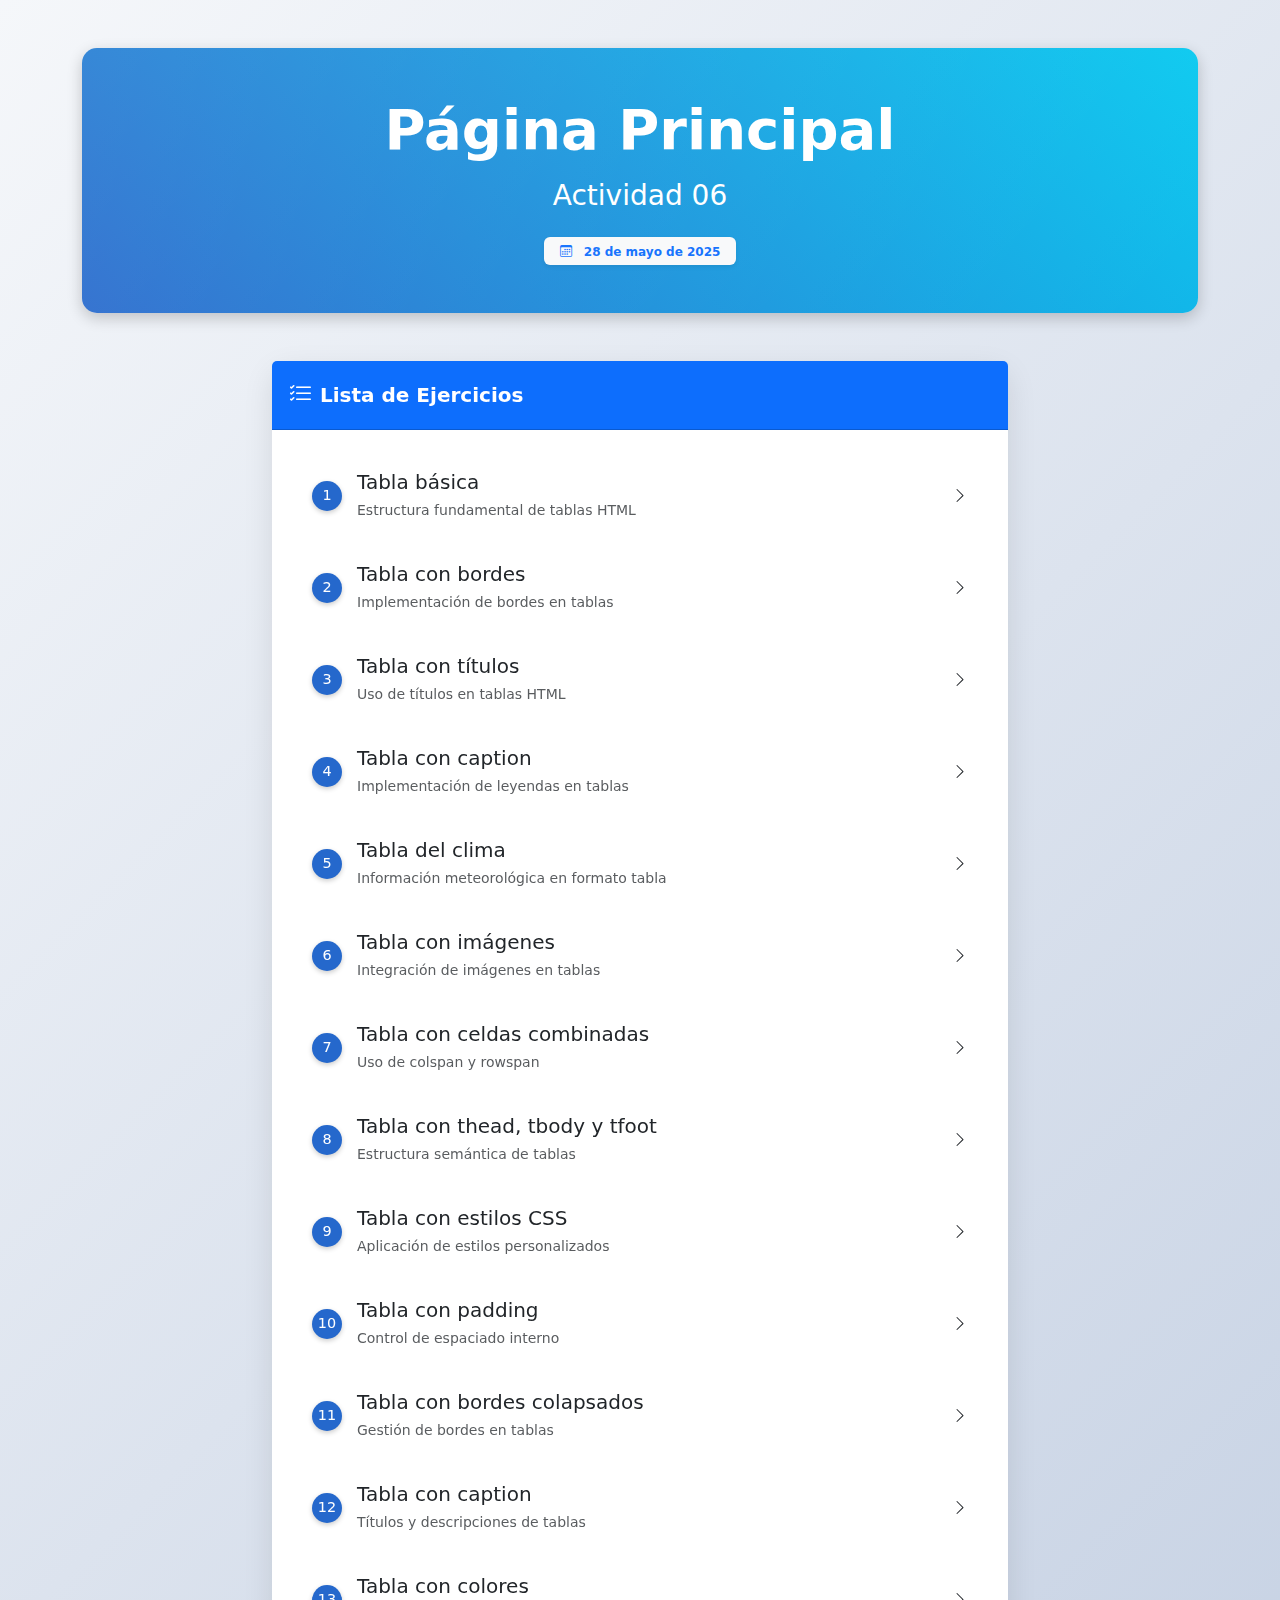
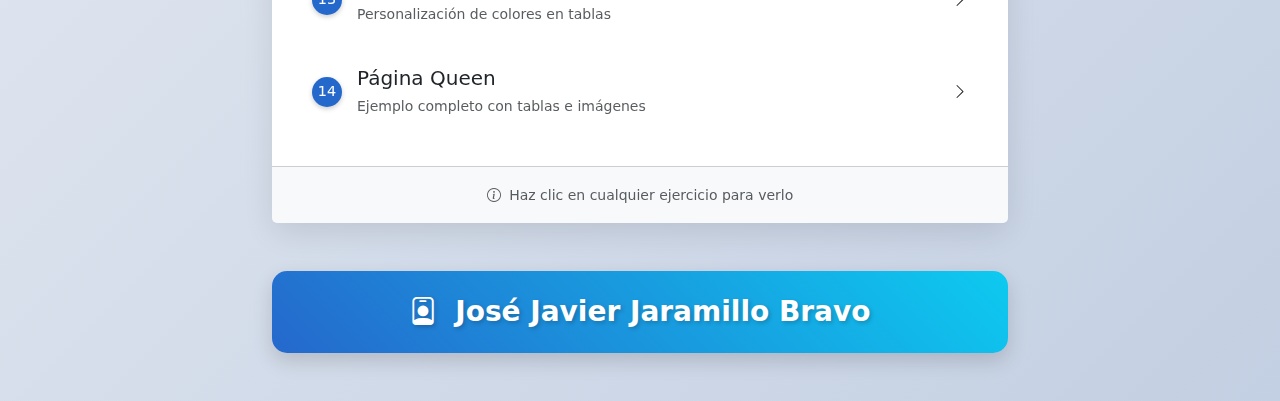
<file: index.html>
<!DOCTYPE html>
<html lang="es">
<head>
    <meta charset="UTF-8">
    <meta name="viewport" content="width=device-width, initial-scale=1.0">
    <meta name="description" content="Práctica 06 - Ejercicios">
    <meta name="author" content="José Javier Jaramillo Bravo">
    <title>Práctica 06 </title>
    <!-- Bootstrap CSS -->
    <link href="https://cdn.jsdelivr.net/npm/bootstrap@5.3.0/dist/css/bootstrap.min.css" rel="stylesheet">
    <!-- Bootstrap Icons -->
    <link rel="stylesheet" href="https://cdn.jsdelivr.net/npm/bootstrap-icons@1.10.5/font/bootstrap-icons.css">
    <!-- Animate.css -->
    <link rel="stylesheet" href="https://cdnjs.cloudflare.com/ajax/libs/animate.css/4.1.1/animate.min.css">
    <style>
        :root {
            --primary-color: #2568cc;
            --secondary-color: #0dcaf0;
            --text-color: #2c3e50;
            --bg-gradient: linear-gradient(135deg, #f5f7fa 0%, #c3cfe2 100%);
        }

        body {
            background: var(--bg-gradient);
            min-height: 100vh;
            font-family: 'Segoe UI', system-ui, -apple-system, sans-serif;
        }

        .nav-link {
            border-radius: 8px;
            margin: 5px 0;
            transition: all 0.3s ease;
        }

        .nav-link:hover {
            background-color: var(--primary-color);
            color: white !important;
            transform: translateX(10px);
            box-shadow: 0 4px 8px rgba(0,0,0,0.1);
        }

        .card {
            border: none;
            border-radius: 15px;
            box-shadow: 0 10px 30px rgba(0,0,0,0.1);
            backdrop-filter: blur(5px);
            transition: transform 0.3s ease;
        }

        .card:hover {
            transform: translateY(-5px);
        }

        .header-section {
            background: linear-gradient(45deg, var(--primary-color), var(--secondary-color));
            padding: 3rem 2rem;
            border-radius: 15px;
            margin-bottom: 2rem;
            box-shadow: 0 5px 15px rgba(0,0,0,0.2);
            position: relative;
            overflow: hidden;
        }

        .header-section::before {
            content: '';
            position: absolute;
            top: 0;
            left: 0;
            right: 0;
            bottom: 0;
            background: linear-gradient(135deg, rgba(255,255,255,0.1) 0%, rgba(255,255,255,0) 100%);
        }

        .list-number {
            background-color: var(--primary-color);
            color: white;
            width: 30px;
            height: 30px;
            display: inline-flex;
            align-items: center;
            justify-content: center;
            border-radius: 50%;
            margin-right: 15px;
            font-size: 0.9em;
            box-shadow: 0 2px 5px rgba(0,0,0,0.2);
        }

        .list-group-item {
            border: none;
            margin-bottom: 8px;
            border-radius: 10px !important;
            transition: all 0.3s ease;
        }

        .list-group-item:hover {
            transform: translateX(5px);
            background-color: #f8f9fa;
            box-shadow: 0 4px 8px rgba(0,0,0,0.1);
        }

        .name-card {
            background: linear-gradient(45deg, var(--primary-color), var(--secondary-color));
            border-radius: 15px;
            padding: 1.5rem;
            box-shadow: 0 8px 20px rgba(0,0,0,0.15);
        }

        .name-card h3 {
            text-shadow: 2px 2px 4px rgba(0,0,0,0.2);
        }

        @keyframes float {
            0% { transform: translateY(0px); }
            50% { transform: translateY(-5px); }
            100% { transform: translateY(0px); }
        }

        .floating {
            animation: float 3s ease-in-out infinite;
        }
    </style>
</head>
<body class="animate__animated animate__fadeIn">
    <div class="container py-5">
        <div class="header-section text-center text-white mb-5 animate__animated animate__fadeInDown">
            <h1 class="display-4 fw-bold mb-3">
                Página Principal
            </h1>
            <h2 class="h3 fw-light">Actividad 06 </h2>
            <div class="mt-4">
                <span class="badge bg-light text-primary px-3 py-2 shadow-sm">
                    <i class="bi bi-calendar3 me-2"></i>
                    28 de mayo de 2025
                </span>
            </div>
        </div>

        <div class="row justify-content-center">
            <div class="col-lg-8">
                <div class="card animate__animated animate__fadeInUp">
                    <div class="card-header bg-primary text-white p-3 d-flex align-items-center">
                        <i class="bi bi-list-check me-2 fs-4"></i>
                        <span class="fs-5 fw-semibold">Lista de Ejercicios</span>
                    </div>
                    <div class="card-body p-4">
                        <div class="list-group">
                            <a href="ejemplo01.html" class="list-group-item list-group-item-action d-flex align-items-center p-3">
                                <span class="list-number">1</span>
                                <div>
                                    <h5 class="mb-1">Tabla básica</h5>
                                    <small class="text-muted">Estructura fundamental de tablas HTML</small>
                                </div>
                                <i class="bi bi-chevron-right ms-auto"></i>
                            </a>
                            <a href="ejemplo02.html" class="list-group-item list-group-item-action d-flex align-items-center p-3">
                                <span class="list-number">2</span>
                                <div>
                                    <h5 class="mb-1">Tabla con bordes</h5>
                                    <small class="text-muted">Implementación de bordes en tablas</small>
                                </div>
                                <i class="bi bi-chevron-right ms-auto"></i>                            </a>
                            <a href="ejemplo03.html" class="list-group-item list-group-item-action d-flex align-items-center p-3">
                                <span class="list-number">3</span>
                                <div>
                                    <h5 class="mb-1">Tabla con títulos</h5>
                                    <small class="text-muted">Uso de títulos en tablas HTML</small>
                                </div>
                                <i class="bi bi-chevron-right ms-auto"></i>
                            </a>
                            <a href="ejemplo04.html" class="list-group-item list-group-item-action d-flex align-items-center p-3">
                                <span class="list-number">4</span>
                                <div>
                                    <h5 class="mb-1">Tabla con caption</h5>
                                    <small class="text-muted">Implementación de leyendas en tablas</small>
                                </div>
                                <i class="bi bi-chevron-right ms-auto"></i>
                            </a>
                            <a href="ejemplo05.html" class="list-group-item list-group-item-action d-flex align-items-center p-3">
                                <span class="list-number">5</span>
                                <div>
                                    <h5 class="mb-1">Tabla del clima</h5>
                                    <small class="text-muted">Información meteorológica en formato tabla</small>
                                </div>
                                <i class="bi bi-chevron-right ms-auto"></i>
                            </a>
                            <a href="ejemplo06.html" class="list-group-item list-group-item-action d-flex align-items-center p-3">
                                <span class="list-number">6</span>
                                <div>
                                    <h5 class="mb-1">Tabla con imágenes</h5>
                                    <small class="text-muted">Integración de imágenes en tablas</small>
                                </div>
                                <i class="bi bi-chevron-right ms-auto"></i>
                            </a>
                            <a href="ejemplo07.html" class="list-group-item list-group-item-action d-flex align-items-center p-3">
                                <span class="list-number">7</span>
                                <div>
                                    <h5 class="mb-1">Tabla con celdas combinadas</h5>
                                    <small class="text-muted">Uso de colspan y rowspan</small>
                                </div>
                                <i class="bi bi-chevron-right ms-auto"></i>
                            </a>
                            <a href="ejemplo08.html" class="list-group-item list-group-item-action d-flex align-items-center p-3">
                                <span class="list-number">8</span>
                                <div>
                                    <h5 class="mb-1">Tabla con thead, tbody y tfoot</h5>
                                    <small class="text-muted">Estructura semántica de tablas</small>
                                </div>
                                <i class="bi bi-chevron-right ms-auto"></i>
                            </a>
                            <a href="ejemplo09.html" class="list-group-item list-group-item-action d-flex align-items-center p-3">
                                <span class="list-number">9</span>
                                <div>
                                    <h5 class="mb-1">Tabla con estilos CSS</h5>
                                    <small class="text-muted">Aplicación de estilos personalizados</small>
                                </div>
                                <i class="bi bi-chevron-right ms-auto"></i>
                            </a>
                            <a href="ejemplo10.html" class="list-group-item list-group-item-action d-flex align-items-center p-3">
                                <span class="list-number">10</span>
                                <div>
                                    <h5 class="mb-1">Tabla con padding</h5>
                                    <small class="text-muted">Control de espaciado interno</small>
                                </div>
                                <i class="bi bi-chevron-right ms-auto"></i>
                            </a>
                            <a href="ejemplo11.html" class="list-group-item list-group-item-action d-flex align-items-center p-3">
                                <span class="list-number">11</span>
                                <div>
                                    <h5 class="mb-1">Tabla con bordes colapsados</h5>
                                    <small class="text-muted">Gestión de bordes en tablas</small>
                                </div>
                                <i class="bi bi-chevron-right ms-auto"></i>
                            </a>
                            <a href="ejemplo12.html" class="list-group-item list-group-item-action d-flex align-items-center p-3">
                                <span class="list-number">12</span>
                                <div>
                                    <h5 class="mb-1">Tabla con caption</h5>
                                    <small class="text-muted">Títulos y descripciones de tablas</small>
                                </div>
                                <i class="bi bi-chevron-right ms-auto"></i>
                            </a>
                            <a href="ejemplo13.html" class="list-group-item list-group-item-action d-flex align-items-center p-3">
                                <span class="list-number">13</span>
                                <div>
                                    <h5 class="mb-1">Tabla con colores</h5>
                                    <small class="text-muted">Personalización de colores en tablas</small>
                                </div>
                                <i class="bi bi-chevron-right ms-auto"></i>
                            </a>
                            <a href="ejemplo14.html" class="list-group-item list-group-item-action d-flex align-items-center p-3">
                                <span class="list-number">14</span>
                                <div>
                                    <h5 class="mb-1">Página Queen</h5>
                                    <small class="text-muted">Ejemplo completo con tablas e imágenes</small>
                                </div>
                                <i class="bi bi-chevron-right ms-auto"></i>
                            </a>
                        </div>
                    </div>
                    <div class="card-footer bg-light p-3 text-center">
                        <small class="text-muted">
                            <i class="bi bi-info-circle me-1"></i>
                            Haz clic en cualquier ejercicio para verlo
                        </small>
                    </div>
                </div>

                <div class="text-center mt-5 animate__animated animate__fadeInUp animate__delay-1s">
                    <div class="name-card floating">
                        <h3 class="m-0 text-white fw-bold">
                            <i class="bi bi-person-badge me-2"></i>
                            José Javier Jaramillo Bravo
                        </h3>
                    </div>
                </div>
            </div>
        </div>
    </div>

    <!-- Bootstrap JS Bundle -->
    <script src="https://cdn.jsdelivr.net/npm/bootstrap@5.3.0/dist/js/bootstrap.bundle.min.js"></script>
</body>
</html>
</file>
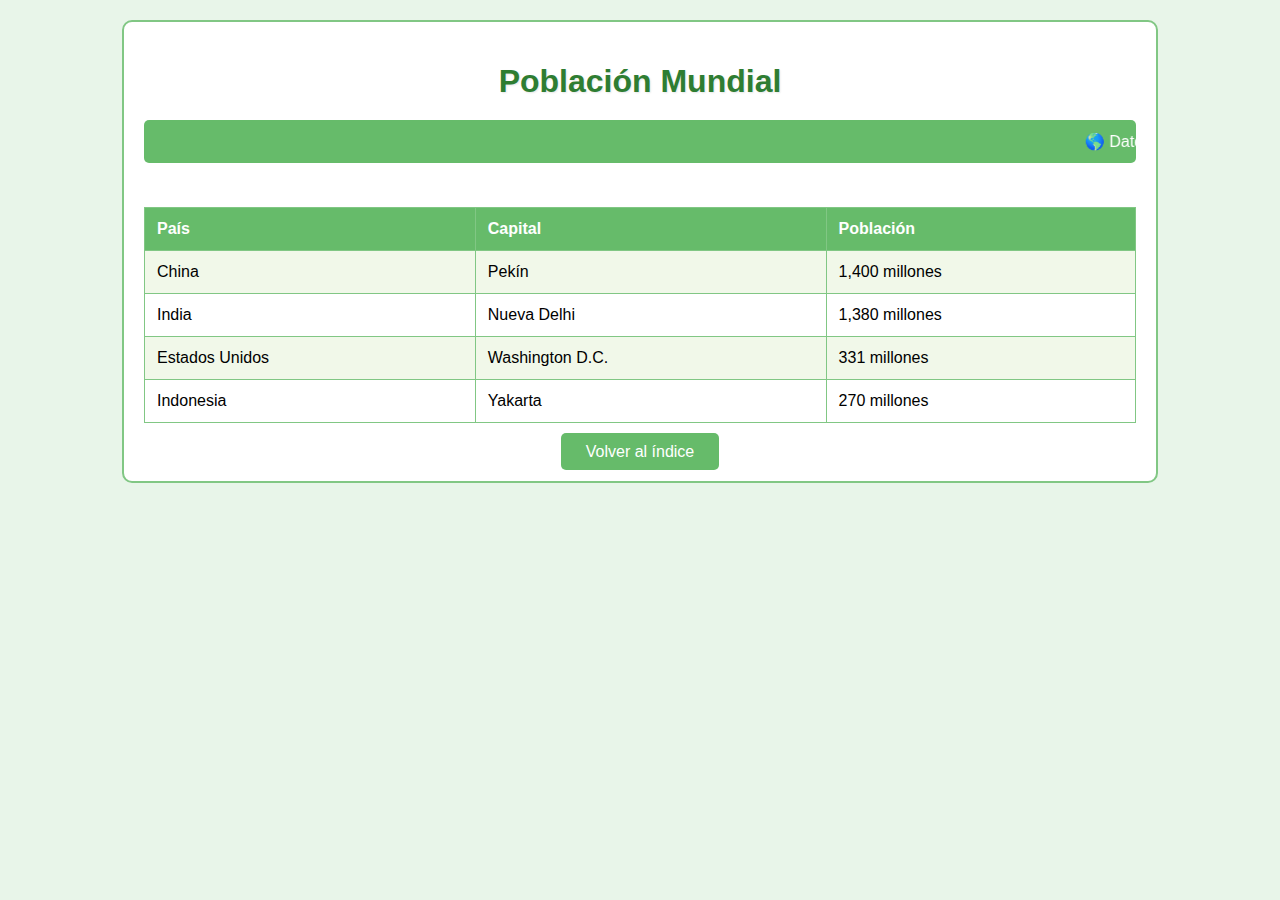
<file: ejemplo01.html>
<!DOCTYPE html>
<html lang="es">
<head>
    <meta charset="UTF-8">
    <meta name="viewport" content="width=device-width, initial-scale=1.0">
    <title>Tabla países | Ejemplo 01</title>
    <style>
        body {
            font-family: Arial, sans-serif;
            background-color: #e8f5e9;
            margin: 20px;
        }

        .contenedor {
            width: 80%;
            margin: 0 auto;
            background-color: #ffffff;
            padding: 20px;
            border: 2px solid #81c784;
            border-radius: 10px;
        }

        h1 {
            color: #2e7d32;
            text-align: center;
            margin-bottom: 20px;
            text-shadow: 1px 1px 2px rgba(0,0,0,0.1);
        }

        table {
            width: 100%;
            border-collapse: collapse;
            margin: 20px 0;
            border: 1px solid #81c784;
        }

        th, td {
            padding: 12px;
            border: 1px solid #81c784;
            text-align: left;
        }

        th {
            background-color: #66bb6a;
            color: white;
        }

        tr:nth-child(even) {
            background-color: #f1f8e9;
        }

        tr:nth-child(odd) {
            background-color: #ffffff;
        }

        tr:hover {
            background-color: #e8f5e9;
        }

        .volver {
            text-align: center;
            margin-top: 20px;
        }

        .boton-volver {
            background-color: #66bb6a;
            color: white;
            padding: 10px 25px;
            text-decoration: none;
            border-radius: 5px;
            border: none;
        }

        .boton-volver:hover {
            background-color: #4caf50;
        }

        marquee {
            color: white;
            padding: 12px;
            margin-bottom: 20px;
            border-radius: 5px;
        }
    </style>
</head>
<body>
    <div class="contenedor">
        <h1>Población Mundial</h1>
        
        <marquee behavior="scroll" direction="left" scrollamount="5" bgcolor="#66bb6a">
            🌎 Datos actualizados de población mundial - Información estadística de diferentes países
        </marquee>

        <table>
            <tr>
                <th>País</th>
                <th>Capital</th>
                <th>Población</th>
            </tr>
            <tr>
                <td>China</td>
                <td>Pekín</td>
                <td>1,400 millones</td>
            </tr>
            <tr>
                <td>India</td>
                <td>Nueva Delhi</td>
                <td>1,380 millones</td>
            </tr>
            <tr>
                <td>Estados Unidos</td>
                <td>Washington D.C.</td>
                <td>331 millones</td>
            </tr>
            <tr>
                <td>Indonesia</td>
                <td>Yakarta</td>
                <td>270 millones</td>
            </tr>
        </table>

        <div class="volver">
            <a href="index.html" class="boton-volver">Volver al índice</a>
        </div>
    </div>
</body>
</html>
</file>
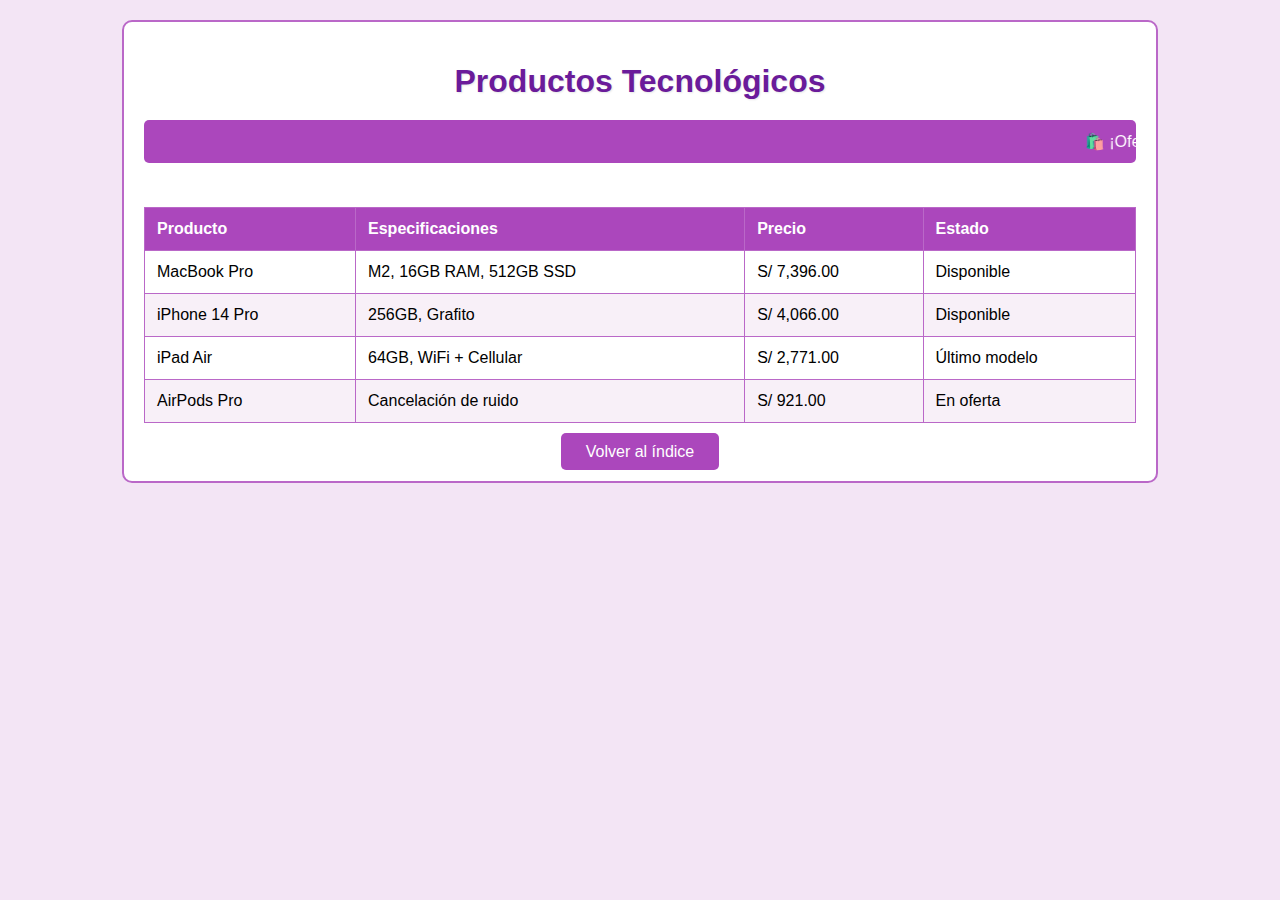
<file: ejemplo02.html>
<!DOCTYPE html>
<html lang="es">
<head>
    <meta charset="UTF-8">
    <meta http-equiv="X-UA-Compatible" content="IE=edge">
    <meta name="viewport" content="width=device-width, initial-scale=1.0">    <title>Tabla con Bordes - Ejemplo 02</title>    <style>
        body {
            font-family: Arial, sans-serif;
            background-color: #f3e5f5;
            margin: 20px;
        }

        .contenedor {
            width: 80%;
            margin: 0 auto;
            background-color: #ffffff;
            padding: 20px;
            border: 2px solid #ba68c8;
            border-radius: 10px;
        }

        h1 {
            color: #6a1b9a;
            text-align: center;
            margin-bottom: 20px;
            text-shadow: 1px 1px 2px rgba(0,0,0,0.1);
        }.section-title {
            color: var(--primary-color);
            font-size: 1.8rem;
            text-align: center;
            margin-bottom: 2rem;
            font-weight: 600;
        }

        .section-title i {
            margin-right: 10px;
            font-size: 1.6rem;
            vertical-align: middle;
        }        table {
            width: 100%;
            border-collapse: collapse;
            margin: 20px 0;
            border: 1px solid #ba68c8;
        }

        th, td {
            padding: 12px;
            border: 1px solid #ba68c8;
            text-align: left;
        }

        th {
            background-color: #ab47bc;
            color: white;
        }

        tr:nth-child(even) {
            background-color: #f8f0f8;
        }

        tr:nth-child(odd) {
            background-color: #ffffff;
        }

        tr:hover {
            background-color: #f3e5f5;
        }

        .volver {
            text-align: center;
            margin-top: 20px;
        }

        .boton-volver {
            background-color: #ab47bc;
            color: white;
            padding: 10px 25px;
            text-decoration: none;
            border-radius: 5px;
            border: none;
        }

        .boton-volver:hover {
            background-color: #9c27b0;
        }

        marquee {
            color: white;
            padding: 12px;
            margin-bottom: 20px;
            border-radius: 5px;
        }

        .marquee-container {
            background: linear-gradient(45deg, var(--primary-color), var(--secondary-color));
            padding: 12px;
            border-radius: 8px;
            margin-bottom: 25px;
            overflow: hidden;
        }

        .marquee {
            color: white;
            white-space: nowrap;
            animation: marquee 20s linear infinite;
        }

        @keyframes marquee {
            0% { transform: translateX(100%); }
            100% { transform: translateX(-100%); }
        }

        .btn-back {
            background: linear-gradient(45deg, var(--primary-color), var(--secondary-color));
            border: none;
            padding: 12px 25px;
            color: white;
            border-radius: 8px;
            text-decoration: none;
            display: inline-flex;
            align-items: center;
            gap: 10px;
            transition: all 0.3s ease;
            margin-top: 20px;
        }

        .btn-back:hover {
            transform: translateY(-2px);
            box-shadow: 0 5px 15px rgba(0,0,0,0.2);
            color: white;
        }

        .badge-custom {
            background: linear-gradient(45deg, var(--primary-color), var(--secondary-color));
            padding: 8px 15px;
            border-radius: 20px;
            font-weight: 500;
            font-size: 0.9em;
        }
    </style>
</head>
<body>    <div class="contenedor">
        <h1>Productos Tecnológicos</h1>

        <marquee behavior="scroll" direction="left" scrollamount="5" bgcolor="#ab47bc">
            🛍️ ¡Ofertas especiales en productos tecnológicos! - Precios actualizados 2025
        </marquee>
        
        <table>
            <thead>
                <tr>
                    <th>Producto</th>
                    <th>Especificaciones</th>
                    <th>Precio</th>
                    <th>Estado</th>
                </tr>
            </thead>
            <tbody>
                <tr>
                    <td>MacBook Pro</td>
                    <td>M2, 16GB RAM, 512GB SSD</td>
                    <td>S/ 7,396.00</td>
                    <td>Disponible</td>
                </tr>                <tr>
                    <td>iPhone 14 Pro</td>
                    <td>256GB, Grafito</td>
                    <td>S/ 4,066.00</td>
                    <td>Disponible</td>
                </tr>
                <tr>
                    <td>iPad Air</td>
                    <td>64GB, WiFi + Cellular</td>
                    <td>S/ 2,771.00</td>
                    <td>Último modelo</td>
                </tr>
                <tr>
                    <td>AirPods Pro</td>
                    <td>Cancelación de ruido</td>
                    <td>S/ 921.00</td>
                    <td>En oferta</td>
                </tr>
            </tbody>
        </table>

        <div class="volver">
            <a href="index.html" class="boton-volver">Volver al índice</a>
        </div>
    </div>
</body>
</html>
</file>
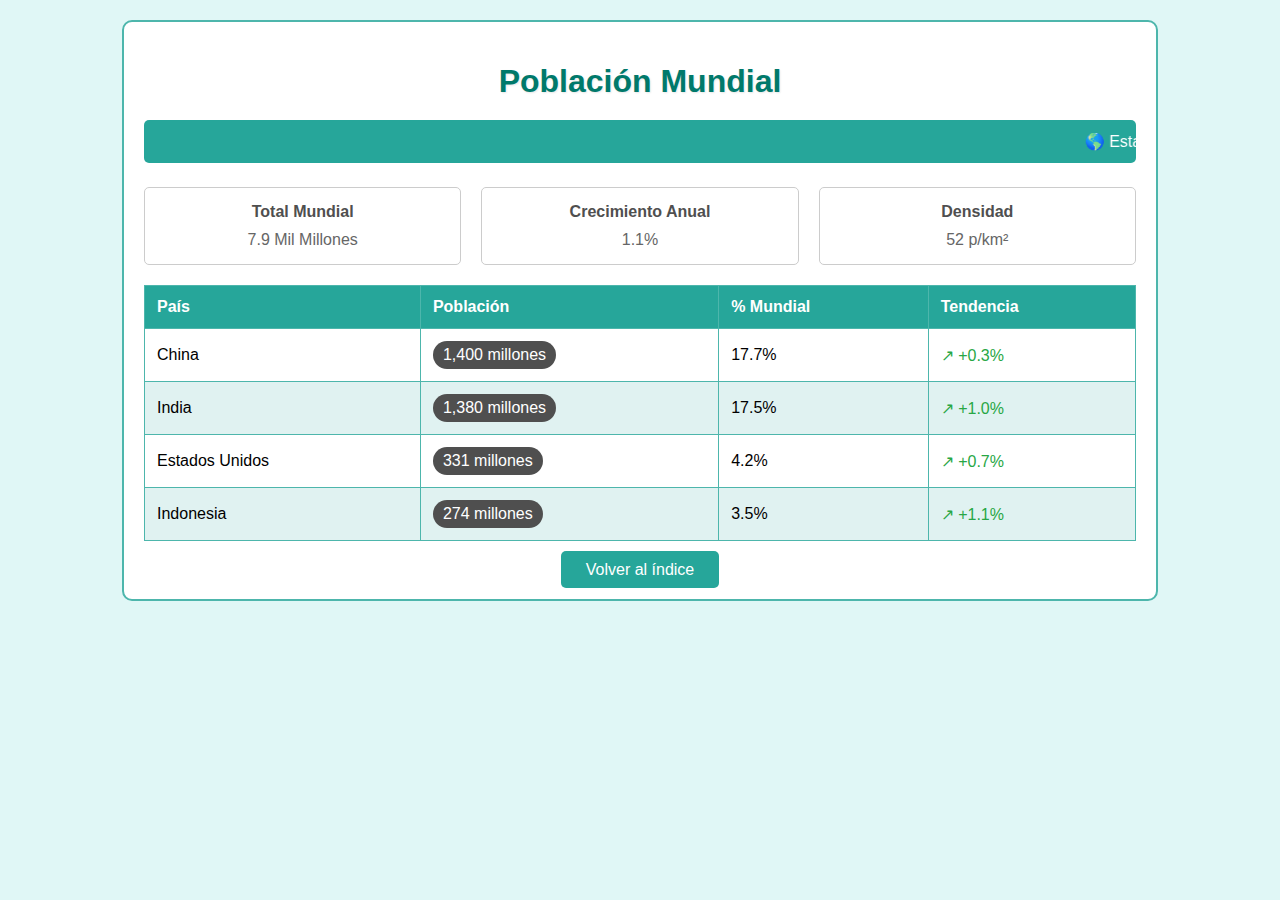
<file: ejemplo03.html>
<!DOCTYPE html>
<html lang="es">
<head>
    <meta charset="UTF-8">
    <meta name="viewport" content="width=device-width, initial-scale=1.0">
    <title>Tabla con Títulos - Ejemplo 03</title>
    <style>
        body {
            font-family: Arial, sans-serif;
            background-color: #e0f7f6;
            margin: 20px;
        }

        .contenedor {
            width: 80%;
            margin: 0 auto;
            background-color: #ffffff;
            padding: 20px;
            border: 2px solid #4db6ac;
            border-radius: 10px;
        }

        h1 {
            color: #00796b;
            text-align: center;
            margin-bottom: 20px;
            text-shadow: 1px 1px 2px rgba(0,0,0,0.1);
        }

        .mensaje-actualizado {
            background-color: #4f4f4f;
            color: white;
            padding: 10px;
            text-align: center;
            margin-bottom: 20px;
            border-radius: 5px;
        }

        .estadisticas {
            display: grid;
            grid-template-columns: repeat(3, 1fr);
            gap: 20px;
            margin-bottom: 20px;
        }

        .estadistica {
            background-color: white;
            padding: 15px;
            border: 1px solid #ccc;
            border-radius: 5px;
            text-align: center;
        }

        .estadistica h3 {
            margin: 0;
            color: #4f4f4f;
            font-size: 16px;
        }

        .estadistica p {
            margin: 10px 0 0 0;
            color: #666;
        }

        table {
            width: 100%;
            border-collapse: collapse;
            margin: 20px 0;
            border: 1px solid #4db6ac;
        }

        th, td {
            padding: 12px;
            border: 1px solid #4db6ac;
            text-align: left;
        }

        th {
            background-color: #26a69a;
            color: white;
        }

        tr:nth-child(even) {
            background-color: #e0f2f1;
        }

        tr:nth-child(odd) {
            background-color: #ffffff;
        }

        tr:hover {
            background-color: #e0f7f6;
        }

        .poblacion {
            background-color: #4f4f4f;
            color: white;
            padding: 5px 10px;
            border-radius: 15px;
            display: inline-block;
        }

        .tendencia-positiva {
            color: #28a745;
        }

        .volver {
            text-align: center;
            margin-top: 20px;
        }

        .boton-volver {
            background-color: #26a69a;
            color: white;
            padding: 10px 25px;
            text-decoration: none;
            border-radius: 5px;
            border: none;
        }

        .boton-volver:hover {
            background-color: #00897b;
        }

        marquee {
            color: white;
            padding: 12px;
            margin-bottom: 20px;
            border-radius: 5px;
        }
    </style>
</head>
<body>
    <div class="contenedor">
        <h1>Población Mundial</h1>
          <marquee behavior="scroll" direction="left" scrollamount="5" bgcolor="#26a69a">
            🌎 Estadísticas Globales de Población - Datos actualizados 2025
        </marquee>

        <div class="estadisticas">
            <div class="estadistica">
                <h3>Total Mundial</h3>
                <p>7.9 Mil Millones</p>
            </div>
            <div class="estadistica">
                <h3>Crecimiento Anual</h3>
                <p>1.1%</p>
            </div>
            <div class="estadistica">
                <h3>Densidad</h3>
                <p>52 p/km²</p>
            </div>
        </div>

        <table>
            <thead>
                <tr>
                    <th>País</th>
                    <th>Población</th>
                    <th>% Mundial</th>
                    <th>Tendencia</th>
                </tr>
            </thead>
            <tbody>
                <tr>
                    <td>China</td>
                    <td><span class="poblacion">1,400 millones</span></td>
                    <td>17.7%</td>
                    <td class="tendencia-positiva">↗ +0.3%</td>
                </tr>
                <tr>
                    <td>India</td>
                    <td><span class="poblacion">1,380 millones</span></td>
                    <td>17.5%</td>
                    <td class="tendencia-positiva">↗ +1.0%</td>
                </tr>
                <tr>
                    <td>Estados Unidos</td>
                    <td><span class="poblacion">331 millones</span></td>
                    <td>4.2%</td>
                    <td class="tendencia-positiva">↗ +0.7%</td>
                </tr>
                <tr>
                    <td>Indonesia</td>
                    <td><span class="poblacion">274 millones</span></td>
                    <td>3.5%</td>
                    <td class="tendencia-positiva">↗ +1.1%</td>
                </tr>
            </tbody>
        </table>

        <div class="volver">
            <a href="index.html" class="boton-volver">Volver al índice</a>
        </div>
    </div>
</body>
</html>
</file>
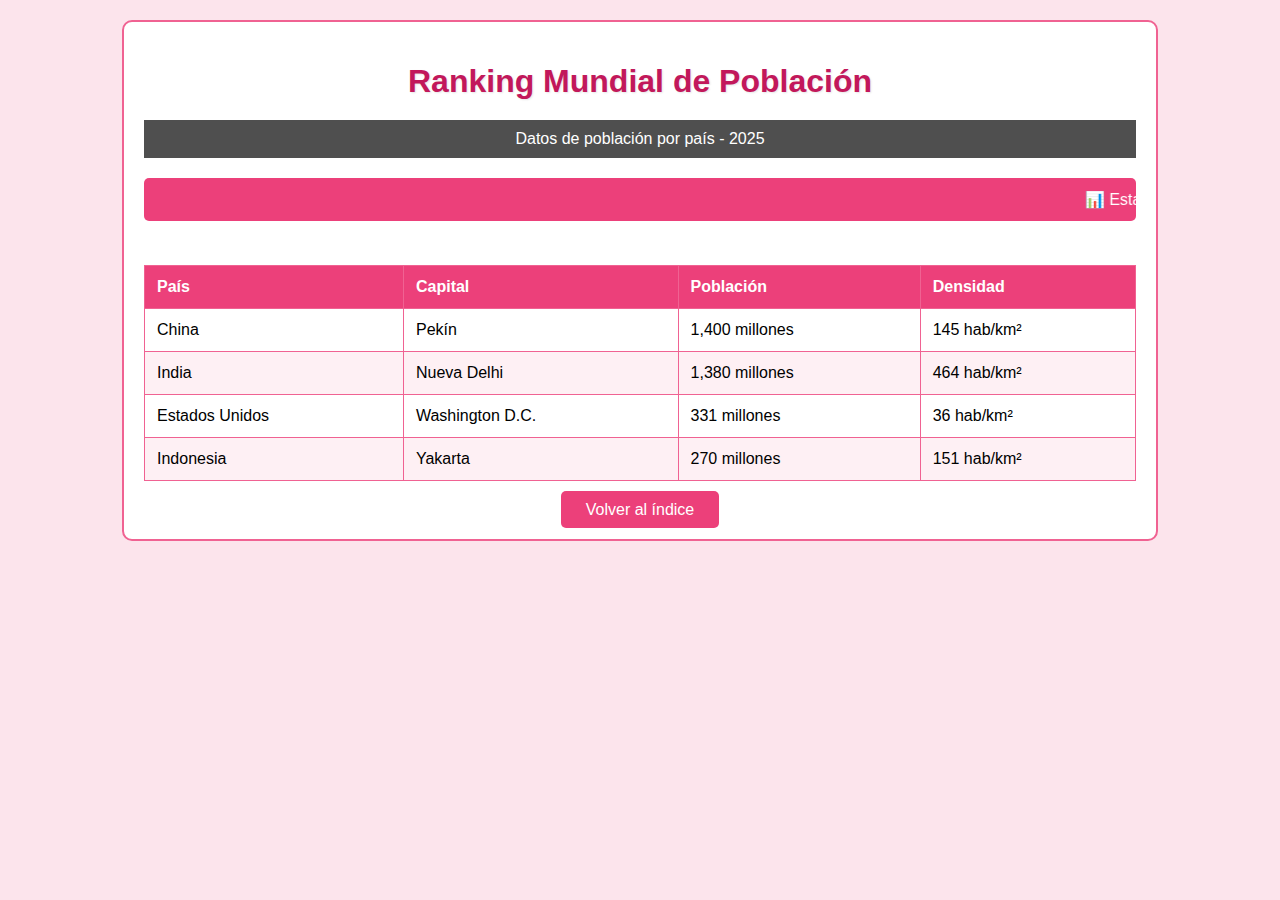
<file: ejemplo04.html>
<!DOCTYPE html>
<html lang="es">
<head>
    <meta charset="UTF-8">
    <meta http-equiv="X-UA-Compatible" content="IE=edge">
    <meta name="viewport" content="width=device-width, initial-scale=1.0">    <title>Tabla con Caption - Ejemplo 04</title>
    <style>
        /* Estilos básicos */
        body {
            font-family: Arial, sans-serif;
            background-color: #fce4ec;
            margin: 20px;
        }        .contenedor {
            width: 80%;
            margin: 0 auto;
            background-color: #ffffff;
            padding: 20px;
            border: 2px solid #f06292;
            border-radius: 10px;
        }

        h1 {
            color: #c2185b;
            text-align: center;
            margin-bottom: 20px;
            text-shadow: 1px 1px 2px rgba(0,0,0,0.1);
        }

        .titulo-tabla {
            background-color: #4f4f4f;
            color: white;
            padding: 10px;
            margin-bottom: 20px;
            text-align: center;
        }

        .caption-container::before {
            content: '';
            position: absolute;
            top: 0;
            left: 0;
            right: 0;
            bottom: 0;
            background: linear-gradient(135deg, rgba(255,255,255,0.1) 0%, rgba(255,255,255,0) 100%);
            pointer-events: none;
        }

        .caption-title {
            font-size: 1.5em;
            font-weight: 600;
            margin-bottom: 10px;
        }

        .caption-subtitle {
            font-size: 1em;
            opacity: 0.9;
        }        table {
            width: 100%;
            border-collapse: collapse;
            margin: 20px 0;
            border: 1px solid #f06292;
        }

        th, td {
            padding: 12px;
            border: 1px solid #f06292;
            text-align: left;
        }

        th {
            background-color: #ec407a;
            color: white;
        }

        tr:nth-child(even) {
            background-color: #fef0f4;
        }

        tr:nth-child(odd) {
            background-color: #ffffff;
        }

        tr:hover {
            background-color: #fce4ec;
        }

        .volver {
            text-align: center;
            margin-top: 20px;
        }

        .boton-volver {
            background-color: #ec407a;
            color: white;
            padding: 10px 25px;
            text-decoration: none;
            border-radius: 5px;
            border: none;
        }

        .boton-volver:hover {
            background-color: #d81b60;
        }

        marquee {
            color: white;
            padding: 12px;
            margin-bottom: 20px;
            border-radius: 5px;
        }

        .marquee-container {
            background: linear-gradient(45deg, var(--primary-color), var(--secondary-color));
            padding: 12px;
            border-radius: 8px;
            margin: 25px 0;
            overflow: hidden;
        }

        .marquee {
            color: white;
            white-space: nowrap;
            animation: marquee 20s linear infinite;
        }

        @keyframes marquee {
            0% { transform: translateX(100%); }
            100% { transform: translateX(-100%); }
        }

        .btn-back {
            background: linear-gradient(45deg, var(--primary-color), var(--secondary-color));
            border: none;
            padding: 12px 25px;
            color: white;
            border-radius: 8px;
            text-decoration: none;
            display: inline-flex;
            align-items: center;
            gap: 10px;
            transition: all 0.3s ease;
            margin-top: 20px;
        }

        .btn-back:hover {
            transform: translateY(-2px);
            box-shadow: 0 5px 15px rgba(0,0,0,0.2);
            color: white;
        }

        .stat-badge {
            background: linear-gradient(45deg, var(--primary-color), var(--secondary-color));
            color: white;
            padding: 6px 12px;
            border-radius: 20px;
            font-size: 0.9em;
        }
    </style>
</head>
<body>    <div class="contenedor">
        <h1>Ranking Mundial de Población</h1>
        <div class="titulo-tabla">
            Datos de población por país - 2025
        </div>

        <marquee behavior="scroll" direction="left" scrollamount="5" bgcolor="#ec407a">
            📊 Estadísticas de población por región - Actualizado al 29 de mayo de 2025
        </marquee>

        <table>
            <thead>
                <tr>
                    <th>País</th>
                    <th>Capital</th>
                    <th>Población</th>
                    <th>Densidad</th>
                </tr>
            </thead>
            <tbody>
                <tr>
                    <td>China</td>
                    <td>Pekín</td>
                    <td>1,400 millones</td>
                    <td>145 hab/km²</td>
                </tr>
                <tr>
                    <td>India</td>
                    <td>Nueva Delhi</td>
                    <td>1,380 millones</td>
                    <td>464 hab/km²</td>
                </tr>                <tr>
                    <td>Estados Unidos</td>
                    <td>Washington D.C.</td>
                    <td>331 millones</td>
                    <td>36 hab/km²</td>
                </tr>
                <tr>
                    <td>Indonesia</td>
                    <td>Yakarta</td>
                    <td>270 millones</td>
                    <td>151 hab/km²</td>
                </tr>
            </tbody>
        </table>

        <div class="volver">
            <a href="index.html" class="boton-volver">Volver al índice</a>
        </div>
    </div>
</body>
</html>
</file>
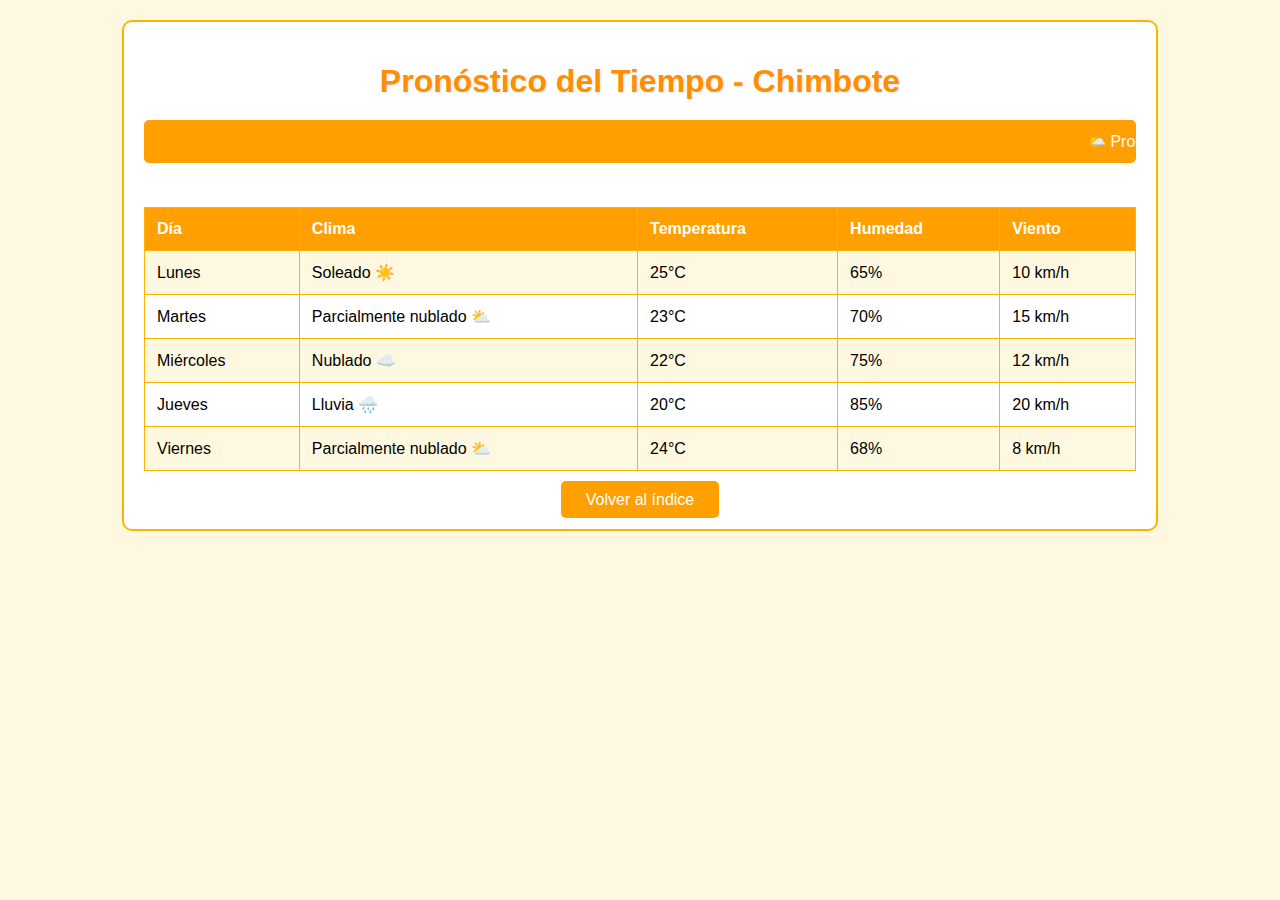
<file: ejemplo05.html>
<!DOCTYPE html>
<html lang="es">
<head>
    <meta charset="UTF-8">
    <meta name="viewport" content="width=device-width, initial-scale=1.0">
    <title>Pronóstico del Tiempo - Ejemplo 05</title>
    <style>
        body {
            font-family: Arial, sans-serif;
            background-color: #fff8e1;
            margin: 20px;
        }

        .contenedor {
            width: 80%;
            margin: 0 auto;
            background-color: #ffffff;
            padding: 20px;
            border: 2px solid #ffb300;
            border-radius: 10px;
        }

        h1 {
            color: #ff8f00;
            text-align: center;
            margin-bottom: 20px;
            text-shadow: 1px 1px 2px rgba(0,0,0,0.1);
        }

        table {
            width: 100%;
            border-collapse: collapse;
            margin: 20px 0;
            border: 1px solid #ffb300;
        }

        th, td {
            padding: 12px;
            border: 1px solid #ffb300;
            text-align: left;
        }

        th {
            background-color: #ffa000;
            color: white;
        }

        tr:nth-child(even) {
            background-color: #fff8e1;
        }

        tr:nth-child(odd) {
            background-color: #ffffff;
        }

        tr:hover {
            background-color: #ffecb3;
        }

        .volver {
            text-align: center;
            margin-top: 20px;
        }

        .boton-volver {
            background-color: #ffa000;
            color: white;
            padding: 10px 25px;
            text-decoration: none;
            border-radius: 5px;
            border: none;
        }

        .boton-volver:hover {
            background-color: #ff8f00;
        }

        marquee {
            color: white;
            padding: 12px;
            margin-bottom: 20px;
            border-radius: 5px;
        }
    </style>
</head>
<body>
    <div class="contenedor">
        <h1>Pronóstico del Tiempo - Chimbote</h1>
        
        <marquee behavior="scroll" direction="left" scrollamount="5" bgcolor="#ffa000">
            🌤️ Pronóstico del tiempo para la semana - Actualizado al 29 de mayo de 2025
        </marquee>

        <table>
            <tr>
                <th>Día</th>
                <th>Clima</th>
                <th>Temperatura</th>
                <th>Humedad</th>
                <th>Viento</th>
            </tr>
            <tr>
                <td>Lunes</td>
                <td>Soleado ☀️</td>
                <td>25°C</td>
                <td>65%</td>
                <td>10 km/h</td>
            </tr>
            <tr>
                <td>Martes</td>
                <td>Parcialmente nublado ⛅</td>
                <td>23°C</td>
                <td>70%</td>
                <td>15 km/h</td>
            </tr>
            <tr>
                <td>Miércoles</td>
                <td>Nublado ☁️</td>
                <td>22°C</td>
                <td>75%</td>
                <td>12 km/h</td>
            </tr>
            <tr>
                <td>Jueves</td>
                <td>Lluvia 🌧️</td>
                <td>20°C</td>
                <td>85%</td>
                <td>20 km/h</td>
            </tr>
            <tr>
                <td>Viernes</td>
                <td>Parcialmente nublado ⛅</td>
                <td>24°C</td>
                <td>68%</td>
                <td>8 km/h</td>
            </tr>
        </table>

        <div class="volver">
            <a href="index.html" class="boton-volver">Volver al índice</a>
        </div>
    </div>
</body>
</html>
</file>
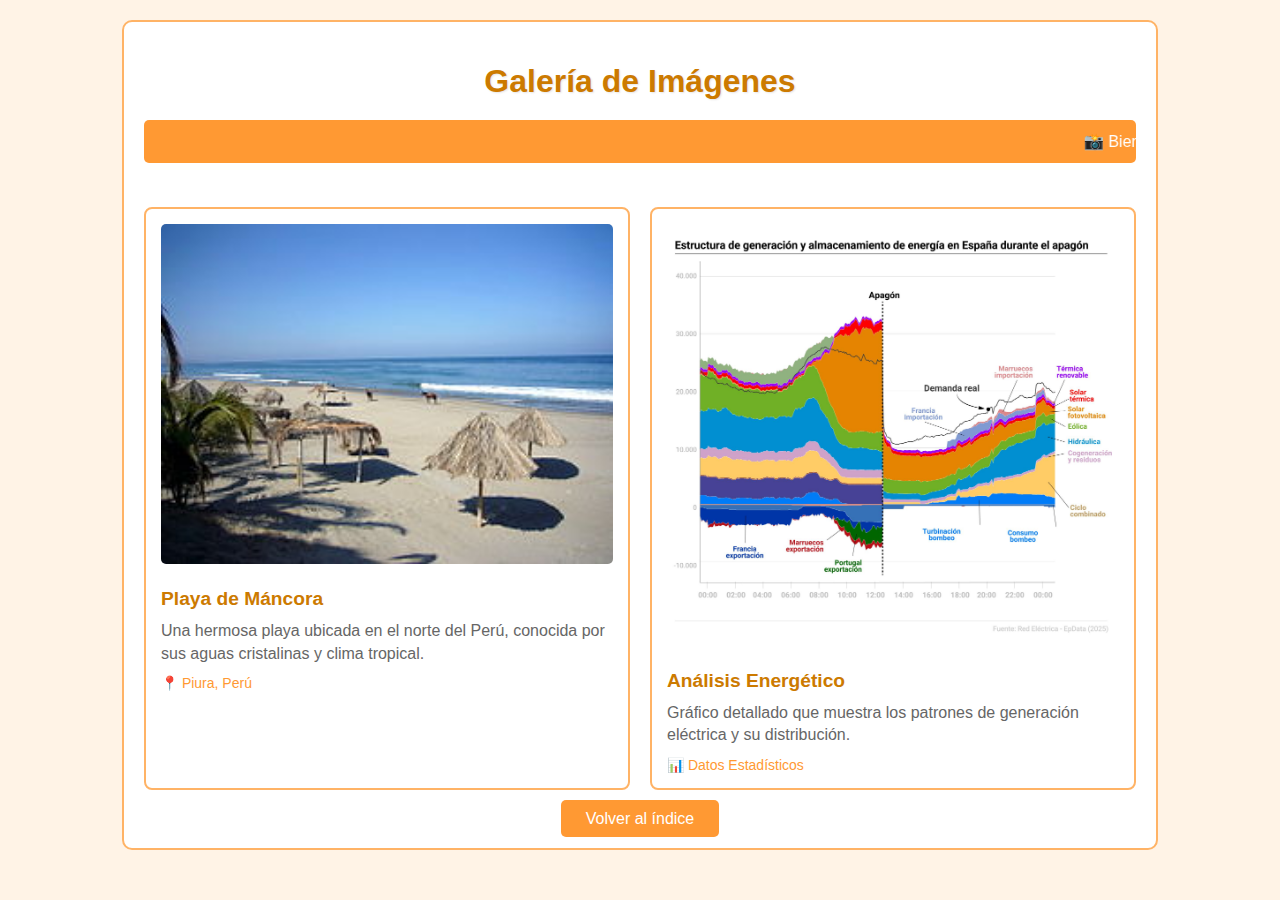
<file: ejemplo06.html>
<!DOCTYPE html>
<html lang="es">
<head>
    <meta charset="UTF-8">
    <meta name="viewport" content="width=device-width, initial-scale=1.0">
    <title>Galería de Imágenes - Ejemplo 06</title>
    <style>
        body {
            font-family: Arial, sans-serif;
            background-color: #fff3e6;
            margin: 20px;
        }

        .contenedor {
            width: 80%;
            margin: 0 auto;
            background-color: #ffffff;
            padding: 20px;
            border: 2px solid #ffb366;
            border-radius: 10px;
        }

        h1 {
            color: #cc7a00;
            text-align: center;
            margin-bottom: 20px;
            text-shadow: 1px 1px 2px rgba(0,0,0,0.1);
        }

        .galeria {
            display: grid;
            grid-template-columns: repeat(2, 1fr);
            gap: 20px;
            margin: 20px 0;
        }

        .imagen-contenedor {
            border: 2px solid #ffb366;
            padding: 15px;
            background-color: #ffffff;
            border-radius: 8px;
        }

        .imagen-contenedor img {
            width: 100%;
            height: auto;
            margin-bottom: 10px;
            border-radius: 5px;
        }

        .imagen-titulo {
            color: #cc7a00;
            font-weight: bold;
            margin: 10px 0;
            font-size: 1.2em;
        }

        .imagen-descripcion {
            color: #666;
            margin-bottom: 10px;
            line-height: 1.4;
        }

        .imagen-ubicacion {
            color: #ff9933;
            font-size: 14px;
        }

        .volver {
            text-align: center;
            margin-top: 20px;
        }

        .boton-volver {
            background-color: #ff9933;
            color: white;
            padding: 10px 25px;
            text-decoration: none;
            border-radius: 5px;
            border: none;
        }

        .boton-volver:hover {
            background-color: #ff8000;
        }

        marquee {
            color: white;
            padding: 12px;
            margin-bottom: 20px;
            border-radius: 5px;
        }
    </style>
</head>
<body>
    <div class="contenedor">
        <h1>Galería de Imágenes</h1>
        
        <marquee behavior="scroll" direction="left" scrollamount="5" bgcolor="#ff9933">
            📸 Bienvenido a nuestra galería de imágenes - Actualizado al 29 de mayo de 2025
        </marquee>

        <div class="galeria">
            <div class="imagen-contenedor">
                <img src="img/mancora.jpg" alt="Playa de Máncora">
                <div class="imagen-titulo">Playa de Máncora</div>
                <div class="imagen-descripcion">
                    Una hermosa playa ubicada en el norte del Perú, conocida por sus aguas cristalinas y clima tropical.
                </div>
                <div class="imagen-ubicacion">📍 Piura, Perú</div>
            </div>

            <div class="imagen-contenedor">
                <img src="img/grafico_electrico.jpg" alt="Gráfico de generación eléctrica">
                <div class="imagen-titulo">Análisis Energético</div>
                <div class="imagen-descripcion">
                    Gráfico detallado que muestra los patrones de generación eléctrica y su distribución.
                </div>
                <div class="imagen-ubicacion">📊 Datos Estadísticos</div>
            </div>
        </div>

        <div class="volver">
            <a href="index.html" class="boton-volver">Volver al índice</a>
        </div>
    </div>
</body>
</html>
</file>
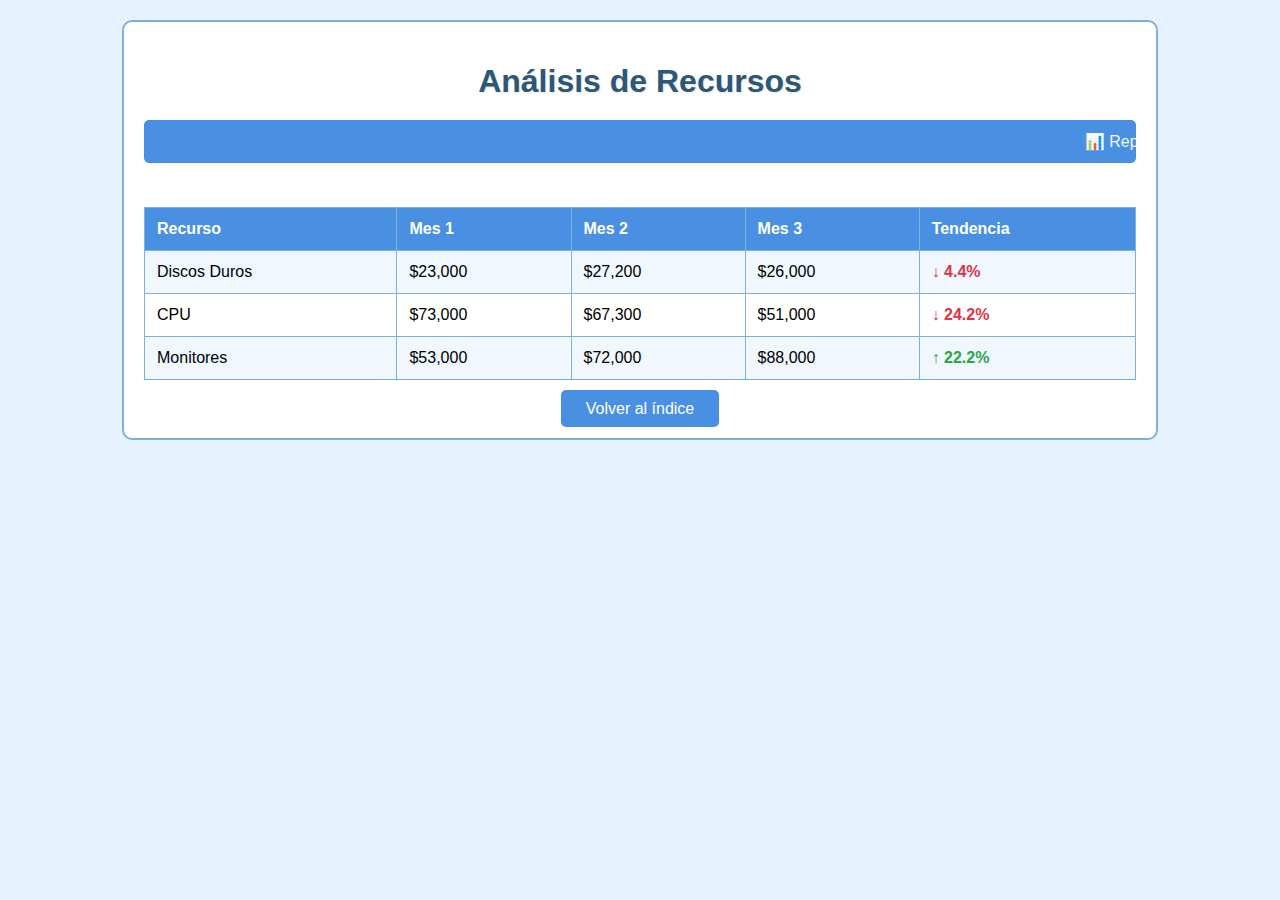
<file: ejemplo07.html>
<!DOCTYPE html>
<html lang="es">
<head>
    <meta charset="UTF-8">
    <meta name="viewport" content="width=device-width, initial-scale=1.0">
    <title>Análisis de Recursos - Ejemplo 07</title>
    <style>
        body {
            font-family: Arial, sans-serif;
            background-color: #e6f3ff;
            margin: 20px;
        }

        .contenedor {
            width: 80%;
            margin: 0 auto;
            background-color: #ffffff;
            padding: 20px;
            border: 2px solid #7eb0db;
            border-radius: 10px;
        }

        h1 {
            color: #2c5777;
            text-align: center;
            margin-bottom: 20px;
            text-shadow: 1px 1px 2px rgba(0,0,0,0.1);
        }

        table {
            width: 100%;
            border-collapse: collapse;
            margin: 20px 0;
            border: 1px solid #7eb0db;
        }

        th, td {
            padding: 12px;
            border: 1px solid #7eb0db;
            text-align: left;
        }

        th {
            background-color: #4a90e2;
            color: white;
        }

        tr:nth-child(even) {
            background-color: #f0f7ff;
        }

        tr:nth-child(odd) {
            background-color: #ffffff;
        }

        tr:hover {
            background-color: #e6f3ff;
        }

        .tendencia-positiva {
            color: #28a745;
            font-weight: bold;
        }

        .tendencia-negativa {
            color: #dc3545;
            font-weight: bold;
        }

        .volver {
            text-align: center;
            margin-top: 20px;
        }

        .boton-volver {
            background-color: #4a90e2;
            color: white;
            padding: 10px 25px;
            text-decoration: none;
            border-radius: 5px;
            border: none;
        }

        .boton-volver:hover {
            background-color: #357abd;
        }
    </style>
</head>
<body>
    <div class="contenedor">
        <h1>Análisis de Recursos</h1>
        
        <marquee behavior="scroll" direction="left" scrollamount="5" bgcolor="#4a90e2" style="color: white; padding: 12px; margin-bottom: 20px; border-radius: 5px;">
            📊 Reporte actualizado al 29 de mayo de 2025 - Monitores muestran el mayor crecimiento este trimestre
        </marquee>

        <table>
            <tr>
                <th>Recurso</th>
                <th>Mes 1</th>
                <th>Mes 2</th>
                <th>Mes 3</th>
                <th>Tendencia</th>
            </tr>
            <tr>
                <td>Discos Duros</td>
                <td>$23,000</td>
                <td>$27,200</td>
                <td>$26,000</td>
                <td class="tendencia-negativa">↓ 4.4%</td>
            </tr>
            <tr>
                <td>CPU</td>
                <td>$73,000</td>
                <td>$67,300</td>
                <td>$51,000</td>
                <td class="tendencia-negativa">↓ 24.2%</td>
            </tr>
            <tr>
                <td>Monitores</td>
                <td>$53,000</td>
                <td>$72,000</td>
                <td>$88,000</td>
                <td class="tendencia-positiva">↑ 22.2%</td>
            </tr>
        </table>

        <div class="volver">
            <a href="index.html" class="boton-volver">Volver al índice</a>
        </div>
    </div>
</body>
</html>
</file>
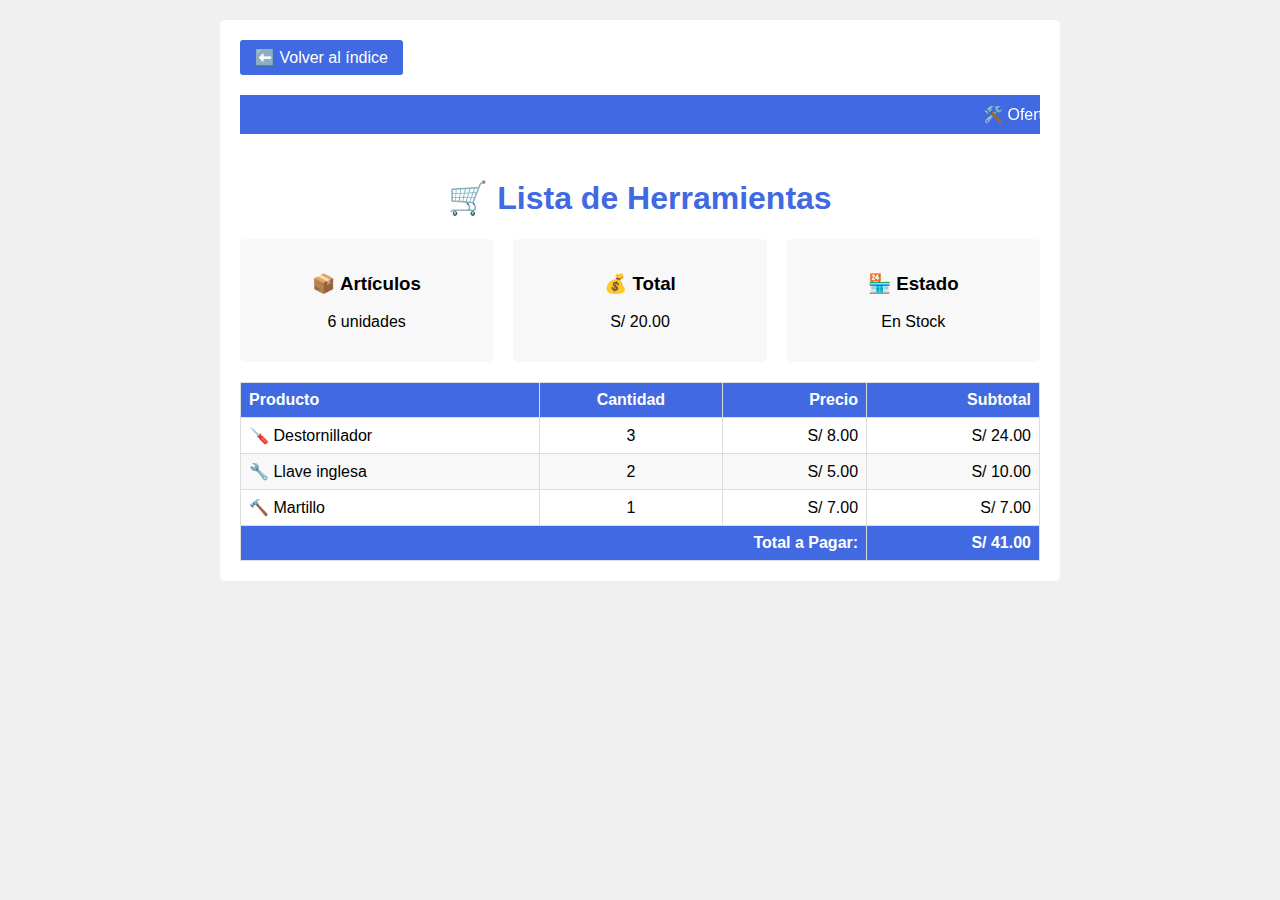
<file: ejemplo08.html>
<!DOCTYPE html>
<html lang="es">
<head>
    <meta charset="UTF-8">
    <meta name="viewport" content="width=device-width, initial-scale=1.0">
    <title>Lista de Herramientas</title>
    <style>
        body {
            font-family: Arial, sans-serif;
            background-color: #f0f0f0;
            margin: 20px;
        }
        .contenedor {
            background-color: white;
            max-width: 800px;
            margin: 0 auto;
            padding: 20px;
            border-radius: 5px;
        }
        marquee {
            background-color: #4169E1;
            color: white;
            padding: 10px;
            margin-bottom: 20px;
        }
        .boton-volver {
            background-color: #4169E1;
            color: white;
            padding: 8px 15px;
            text-decoration: none;
            border-radius: 3px;
            display: inline-block;
            margin-bottom: 20px;
        }
        h1 {
            color: #4169E1;
            text-align: center;
        }
        .resumen {
            display: flex;
            gap: 20px;
            margin-bottom: 20px;
            flex-wrap: wrap;
            justify-content: space-around;
        }
        .resumen-item {
            background-color: #f8f8f8;
            padding: 15px;
            border-radius: 5px;
            text-align: center;
            flex: 1;
            min-width: 200px;
        }
        table {
            width: 100%;
            border-collapse: collapse;
            margin-top: 20px;
        }
        th, td {
            border: 1px solid #ddd;
            padding: 8px;
            text-align: left;
        }
        th {
            background-color: #4169E1;
            color: white;
        }
        tr:nth-child(even) {
            background-color: #f8f8f8;
        }
        .texto-derecha {
            text-align: right;
        }
        .texto-centro {
            text-align: center;
        }
        tfoot {
            font-weight: bold;
            background-color: #4169E1;
            color: white;
        }
    </style>
</head>
<body>
    <div class="contenedor">
        <a href="index.html" class="boton-volver">⬅️ Volver al índice</a>
        
        <marquee>🛠️ Ofertas en herramientas | 🏷️ ¡Descuentos por cantidad! | 📅 29 de mayo de 2025</marquee>
        
        <h1>🛒 Lista de Herramientas</h1>

        <div class="resumen">
            <div class="resumen-item">
                <h3>📦 Artículos</h3>
                <p>6 unidades</p>
            </div>
            <div class="resumen-item">
                <h3>💰 Total</h3>
                <p>S/ 20.00</p>
            </div>
            <div class="resumen-item">
                <h3>🏪 Estado</h3>
                <p>En Stock</p>
            </div>
        </div>

        <table>
            <thead>
                <tr>
                    <th>Producto</th>
                    <th class="texto-centro">Cantidad</th>
                    <th class="texto-derecha">Precio</th>
                    <th class="texto-derecha">Subtotal</th>
                </tr>
            </thead>
            <tbody>
                <tr>
                    <td>🪛 Destornillador</td>
                    <td class="texto-centro">3</td>
                    <td class="texto-derecha">S/ 8.00</td>
                    <td class="texto-derecha">S/ 24.00</td>
                </tr>
                <tr>
                    <td>🔧 Llave inglesa</td>
                    <td class="texto-centro">2</td>
                    <td class="texto-derecha">S/ 5.00</td>
                    <td class="texto-derecha">S/ 10.00</td>
                </tr>
                <tr>
                    <td>🔨 Martillo</td>
                    <td class="texto-centro">1</td>
                    <td class="texto-derecha">S/ 7.00</td>
                    <td class="texto-derecha">S/ 7.00</td>
                </tr>
            </tbody>
            <tfoot>
                <tr>
                    <td colspan="3" class="texto-derecha">Total a Pagar:</td>
                    <td class="texto-derecha">S/ 41.00</td>
                </tr>
            </tfoot>
        </table>
    </div>
</body>
</html>
</file>
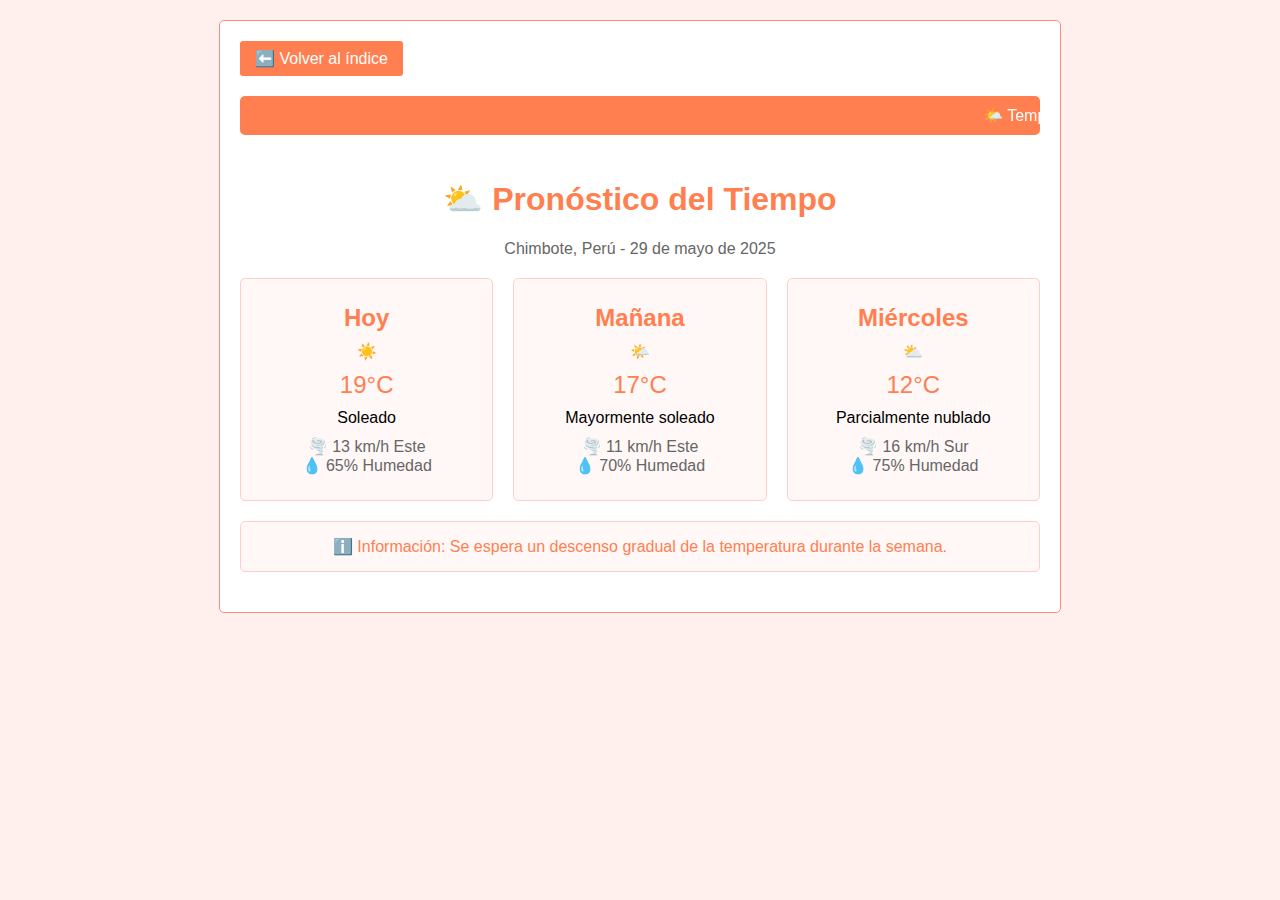
<file: ejemplo09.html>
<!DOCTYPE html>
<html lang="es">
<head>
    <meta charset="UTF-8">
    <meta name="viewport" content="width=device-width, initial-scale=1.0">
    <title>Pronóstico del Tiempo</title>
    <style>
        body {
            font-family: Arial, sans-serif;
            background-color: #fff0ed;
            margin: 20px;
        }
        .contenedor {
            background-color: white;
            max-width: 800px;
            margin: 0 auto;
            padding: 20px;
            border-radius: 5px;
            border: 1px solid #ff8b7f;
        }
        marquee {
            background-color: #ff7f50;
            color: white;
            padding: 10px;
            margin-bottom: 20px;
            border-radius: 5px;
        }
        .boton-volver {
            background-color: #ff7f50;
            color: white;
            padding: 8px 15px;
            text-decoration: none;
            border-radius: 3px;
            display: inline-block;
            margin-bottom: 20px;
        }
        h1 {
            color: #ff7f50;
            text-align: center;
        }
        .fecha {
            text-align: center;
            color: #666;
            margin-bottom: 20px;
        }
        .pronostico {
            display: grid;
            grid-template-columns: repeat(auto-fit, minmax(200px, 1fr));
            gap: 20px;
            margin: 20px 0;
        }
        .clima-tarjeta {
            background-color: #fff8f7;
            border: 1px solid #ffcec7;
            padding: 15px;
            border-radius: 5px;
            text-align: center;
        }
        .clima-tarjeta h2 {
            color: #ff7f50;
            margin: 10px 0;
        }
        .temperatura {
            font-size: 24px;
            color: #ff7f50;
            margin: 10px 0;
        }
        .detalles {
            color: #666;
            margin: 10px 0;
        }
        .alerta {
            background-color: #fff8f7;
            border: 1px solid #ffcec7;
            padding: 15px;
            margin: 20px 0;
            border-radius: 5px;
            text-align: center;
            color: #ff7f50;
        }
    </style>
</head>
<body>
    <div class="contenedor">
        <a href="index.html" class="boton-volver">⬅️ Volver al índice</a>
        
        <marquee>🌤️ Temperaturas moderadas | 💨 Vientos del este | ☀️ Condiciones mayormente soleadas</marquee>
        
        <h1>⛅ Pronóstico del Tiempo</h1>
        <div class="fecha">Chimbote, Perú - 29 de mayo de 2025</div>
        
        <div class="pronostico">
            <div class="clima-tarjeta">
                <h2>Hoy</h2>
                <div>☀️</div>
                <div class="temperatura">19°C</div>
                <div>Soleado</div>
                <div class="detalles">
                    <div>🌪️ 13 km/h Este</div>
                    <div>💧 65% Humedad</div>
                </div>
            </div>
            
            <div class="clima-tarjeta">
                <h2>Mañana</h2>
                <div>🌤️</div>
                <div class="temperatura">17°C</div>
                <div>Mayormente soleado</div>
                <div class="detalles">
                    <div>🌪️ 11 km/h Este</div>
                    <div>💧 70% Humedad</div>
                </div>
            </div>
            
            <div class="clima-tarjeta">
                <h2>Miércoles</h2>
                <div>⛅</div>
                <div class="temperatura">12°C</div>
                <div>Parcialmente nublado</div>
                <div class="detalles">
                    <div>🌪️ 16 km/h Sur</div>
                    <div>💧 75% Humedad</div>
                </div>
            </div>
        </div>

        <div class="alerta">
            ℹ️ Información: Se espera un descenso gradual de la temperatura durante la semana.
        </div>
    </div>
</body>
</html>
</file>
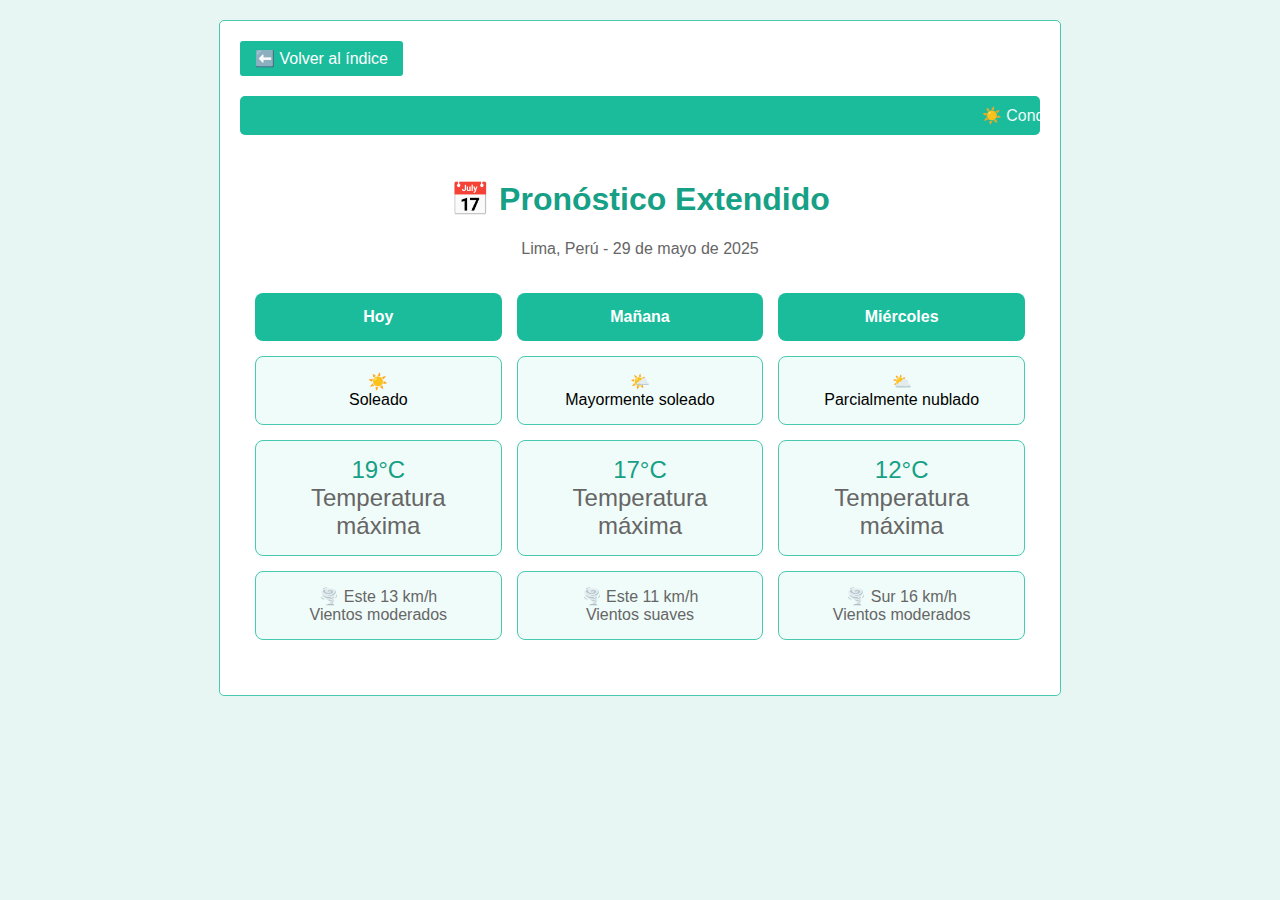
<file: ejemplo10.html>
<!DOCTYPE html>
<html lang="es">
<head>
    <meta charset="UTF-8">
    <meta name="viewport" content="width=device-width, initial-scale=1.0">
    <title>Pronóstico Extendido</title>
    <style>
        body {
            font-family: Arial, sans-serif;
            background-color: #e8f6f3;
            margin: 20px;
        }
        .contenedor {
            background-color: white;
            max-width: 800px;
            margin: 0 auto;
            padding: 20px;
            border-radius: 5px;
            border: 1px solid #48c9b0;
        }
        marquee {
            background-color: #1abc9c;
            color: white;
            padding: 10px;
            margin-bottom: 20px;
            border-radius: 5px;
        }
        .boton-volver {
            background-color: #1abc9c;
            color: white;
            padding: 8px 15px;
            text-decoration: none;
            border-radius: 3px;
            display: inline-block;
            margin-bottom: 20px;
        }
        h1 {
            color: #16a085;
            text-align: center;
        }
        .fecha {
            text-align: center;
            color: #666;
            margin-bottom: 20px;
        }
        .tabla-espaciada {
            width: 100%;
            border-collapse: separate;
            border-spacing: 15px;
            margin: 20px 0;
        }
        .tabla-espaciada th {
            background-color: #1abc9c;
            color: white;
            padding: 15px;
            text-align: center;
            border-radius: 8px;
        }
        .tabla-espaciada td {
            background-color: #f0fcf9;
            padding: 15px;
            text-align: center;
            border: 1px solid #48c9b0;
            border-radius: 8px;
        }
        .tabla-espaciada td:hover {
            background-color: #e8f6f3;
        }
        .temperatura {
            font-size: 24px;
            color: #16a085;
            margin: 10px 0;
        }
        .clima-info {
            color: #666;
            margin: 5px 0;
        }
        .volver {
            text-align: center;
            margin-top: 20px;
        }
    </style>
</head>
<body>
    <div class="contenedor">
        <a href="index.html" class="boton-volver">⬅️ Volver al índice</a>
        
        <marquee>☀️ Condiciones mayormente soleadas | 🌡️ Temperaturas agradables | 💨 Vientos moderados</marquee>
        
        <h1>📅 Pronóstico Extendido</h1>
        <div class="fecha">Lima, Perú - 29 de mayo de 2025</div>
        
        <table class="tabla-espaciada">
            <thead>
                <tr>
                    <th>Hoy</th>
                    <th>Mañana</th>
                    <th>Miércoles</th>
                </tr>
            </thead>
            <tbody>
                <tr>
                    <td>☀️<br>Soleado</td>
                    <td>🌤️<br>Mayormente soleado</td>
                    <td>⛅<br>Parcialmente nublado</td>
                </tr>
                <tr>
                    <td class="temperatura">19°C<br><span class="clima-info">Temperatura máxima</span></td>
                    <td class="temperatura">17°C<br><span class="clima-info">Temperatura máxima</span></td>
                    <td class="temperatura">12°C<br><span class="clima-info">Temperatura máxima</span></td>
                </tr>
                <tr>
                    <td class="clima-info">🌪️ Este 13 km/h<br>Vientos moderados</td>
                    <td class="clima-info">🌪️ Este 11 km/h<br>Vientos suaves</td>
                    <td class="clima-info">🌪️ Sur 16 km/h<br>Vientos moderados</td>
                </tr>
            </tbody>
        </table>
    </div>
</body>
</html>
</file>
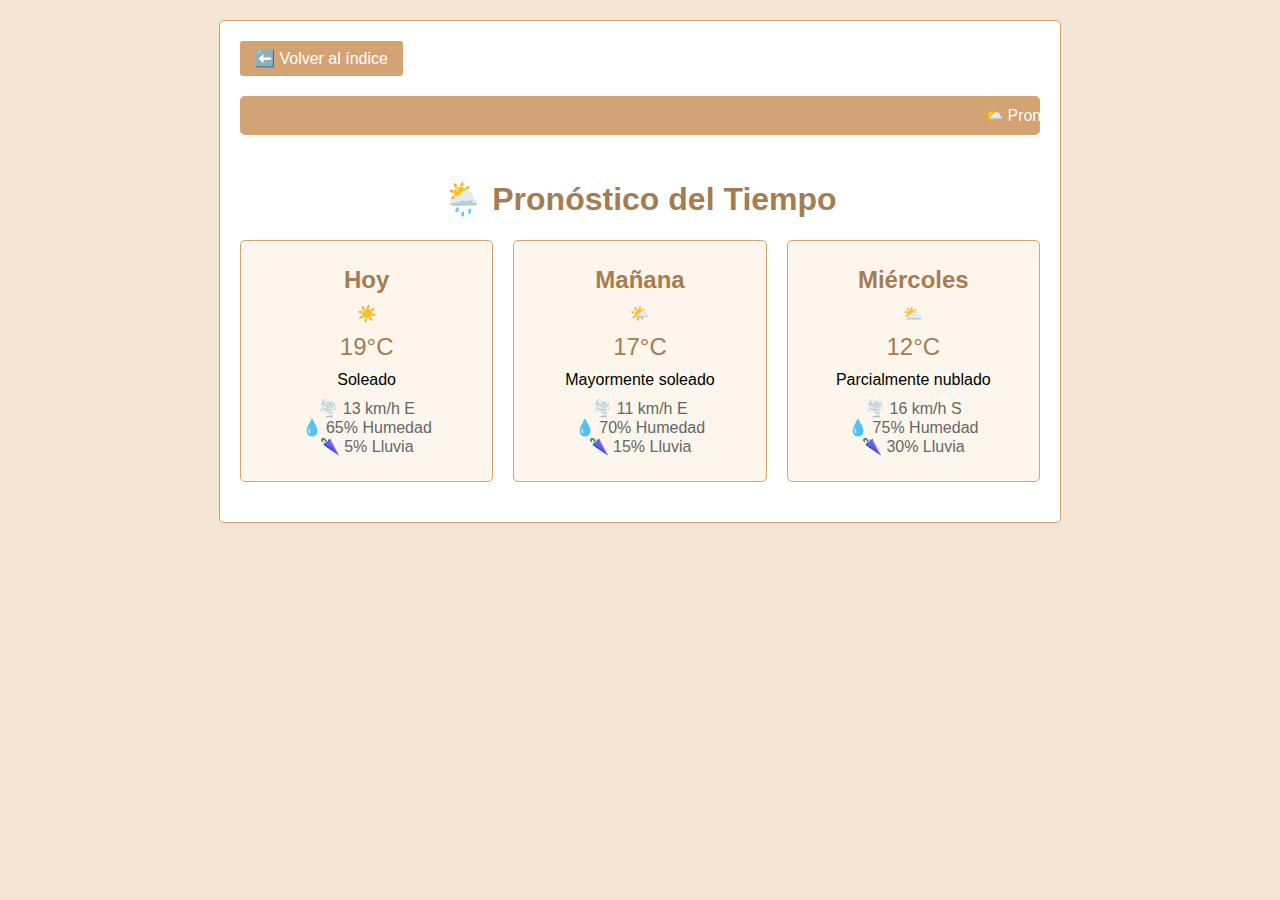
<file: ejemplo11.html>
<!DOCTYPE html>
<html lang="es">
<head>
    <meta charset="UTF-8">
    <meta name="viewport" content="width=device-width, initial-scale=1.0">
    <title>Pronóstico del Tiempo</title>
    <style>
        body {
            font-family: Arial, sans-serif;
            background-color: #f5e6d3;
            margin: 20px;
        }
        .contenedor {
            background-color: white;
            max-width: 800px;
            margin: 0 auto;
            padding: 20px;
            border-radius: 5px;
            border: 1px solid #d4a373;
        }
        marquee {
            background-color: #d4a373;
            color: white;
            padding: 10px;
            margin-bottom: 20px;
            border-radius: 5px;
        }
        .boton-volver {
            background-color: #d4a373;
            color: white;
            padding: 8px 15px;
            text-decoration: none;
            border-radius: 3px;
            display: inline-block;
            margin-bottom: 20px;
        }
        h1 {
            color: #a67c52;
            text-align: center;
        }
        .pronostico {
            display: grid;
            grid-template-columns: repeat(auto-fit, minmax(220px, 1fr));
            gap: 20px;
            margin: 20px 0;
        }
        .clima-tarjeta {
            background-color: #fdf6ec;
            border: 1px solid #d4a373;
            padding: 15px;
            border-radius: 5px;
            text-align: center;
        }
        .clima-tarjeta h2 {
            color: #a67c52;
            margin: 10px 0;
        }
        .temperatura {
            font-size: 24px;
            color: #a67c52;
            margin: 10px 0;
        }
        .detalles {
            color: #666;
            margin: 10px 0;
        }
    </style>
</head>
<body>
    <div class="contenedor">
        <a href="index.html" class="boton-volver">⬅️ Volver al índice</a>
        
        <marquee>🌤️ Pronóstico detallado para la semana | 💧 Humedad y viento incluidos | 📅 29 de mayo de 2025</marquee>
        
        <h1>🌦️ Pronóstico del Tiempo</h1>
        <div class="pronostico">
            <div class="clima-tarjeta">
                <h2>Hoy</h2>
                <div>☀️</div>
                <div class="temperatura">19°C</div>
                <div>Soleado</div>
                <div class="detalles">
                    <div>🌪️ 13 km/h E</div>
                    <div>💧 65% Humedad</div>
                    <div>🌂 5% Lluvia</div>
                </div>
            </div>
            <div class="clima-tarjeta">
                <h2>Mañana</h2>
                <div>🌤️</div>
                <div class="temperatura">17°C</div>
                <div>Mayormente soleado</div>
                <div class="detalles">
                    <div>🌪️ 11 km/h E</div>
                    <div>💧 70% Humedad</div>
                    <div>🌂 15% Lluvia</div>
                </div>
            </div>
            <div class="clima-tarjeta">
                <h2>Miércoles</h2>
                <div>⛅</div>
                <div class="temperatura">12°C</div>
                <div>Parcialmente nublado</div>
                <div class="detalles">
                    <div>🌪️ 16 km/h S</div>
                    <div>💧 75% Humedad</div>
                    <div>🌂 30% Lluvia</div>
                </div>
            </div>
        </div>
    </div>
</body>
</html>
</file>
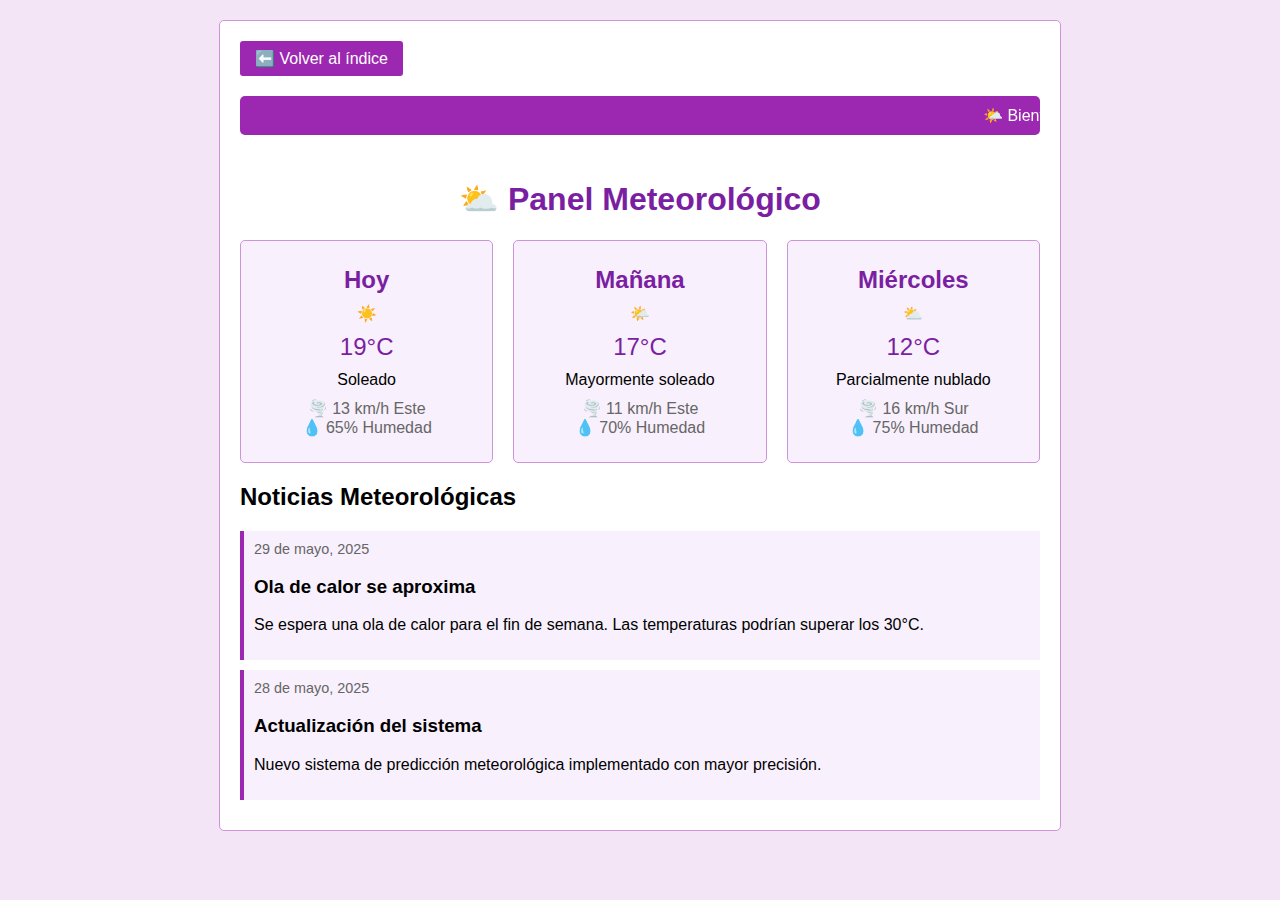
<file: ejemplo12.html>
<!DOCTYPE html>
<html lang="es">
<head>
    <meta charset="UTF-8">
    <meta name="viewport" content="width=device-width, initial-scale=1.0">
    <title>Panel Meteorológico</title>
    <style>
        body {
            font-family: Arial, sans-serif;
            background-color: #f3e5f5;
            margin: 20px;
        }
        .contenedor {
            background-color: white;
            max-width: 800px;
            margin: 0 auto;
            padding: 20px;
            border-radius: 5px;
            border: 1px solid #ce93d8;
        }
        marquee {
            background-color: #9c27b0;
            color: white;
            padding: 10px;
            margin-bottom: 20px;
            border-radius: 5px;
        }
        .boton-volver {
            background-color: #9c27b0;
            color: white;
            padding: 8px 15px;
            text-decoration: none;
            border-radius: 3px;
            display: inline-block;
            margin-bottom: 20px;
        }
        h1 {
            color: #7b1fa2;
            text-align: center;
        }
        .tarjetas {
            display: grid;
            grid-template-columns: repeat(auto-fit, minmax(200px, 1fr));
            gap: 20px;
            margin: 20px 0;
        }
        .tarjeta {
            background-color: #f8f0fc;
            border: 1px solid #ce93d8;
            padding: 15px;
            border-radius: 5px;
            text-align: center;
        }
        .tarjeta h2 {
            color: #7b1fa2;
            margin: 10px 0;
        }
        .temperatura {
            font-size: 24px;
            color: #7b1fa2;
            margin: 10px 0;
        }
        .detalles {
            color: #666;
            margin: 10px 0;
        }
        .noticias {
            margin-top: 20px;
        }
        .noticia {
            background-color: #f8f0fc;
            border-left: 4px solid #9c27b0;
            padding: 10px;
            margin-bottom: 10px;
        }
        .fecha {
            color: #666;
            font-size: 0.9em;
        }
    </style>
</head>
<body>
    <div class="contenedor">
        <a href="index.html" class="boton-volver">⬅️ Volver al índice</a>
        
        <marquee>🌤️ Bienvenido al panel Meteorológico | 📊 Información actualizada | 📅 29 de mayo de 2025</marquee>
        
        <h1>⛅ Panel Meteorológico</h1>
        
        <div class="tarjetas">
            <div class="tarjeta">
                <h2>Hoy</h2>
                <div>☀️</div>
                <div class="temperatura">19°C</div>
                <div>Soleado</div>
                <div class="detalles">
                    <div>🌪️ 13 km/h Este</div>
                    <div>💧 65% Humedad</div>
                </div>
            </div>
            
            <div class="tarjeta">
                <h2>Mañana</h2>
                <div>🌤️</div>
                <div class="temperatura">17°C</div>
                <div>Mayormente soleado</div>
                <div class="detalles">
                    <div>🌪️ 11 km/h Este</div>
                    <div>💧 70% Humedad</div>
                </div>
            </div>
            
            <div class="tarjeta">
                <h2>Miércoles</h2>
                <div>⛅</div>
                <div class="temperatura">12°C</div>
                <div>Parcialmente nublado</div>
                <div class="detalles">
                    <div>🌪️ 16 km/h Sur</div>
                    <div>💧 75% Humedad</div>
                </div>
            </div>
        </div>

        <div class="noticias">
            <h2>Noticias Meteorológicas</h2>
            <div class="noticia">
                <div class="fecha">29 de mayo, 2025</div>
                <h3>Ola de calor se aproxima</h3>
                <p>Se espera una ola de calor para el fin de semana. Las temperaturas podrían superar los 30°C.</p>
            </div>
            <div class="noticia">
                <div class="fecha">28 de mayo, 2025</div>
                <h3>Actualización del sistema</h3>
                <p>Nuevo sistema de predicción meteorológica implementado con mayor precisión.</p>
            </div>
        </div>
    </div>
</body>
</html>
</file>
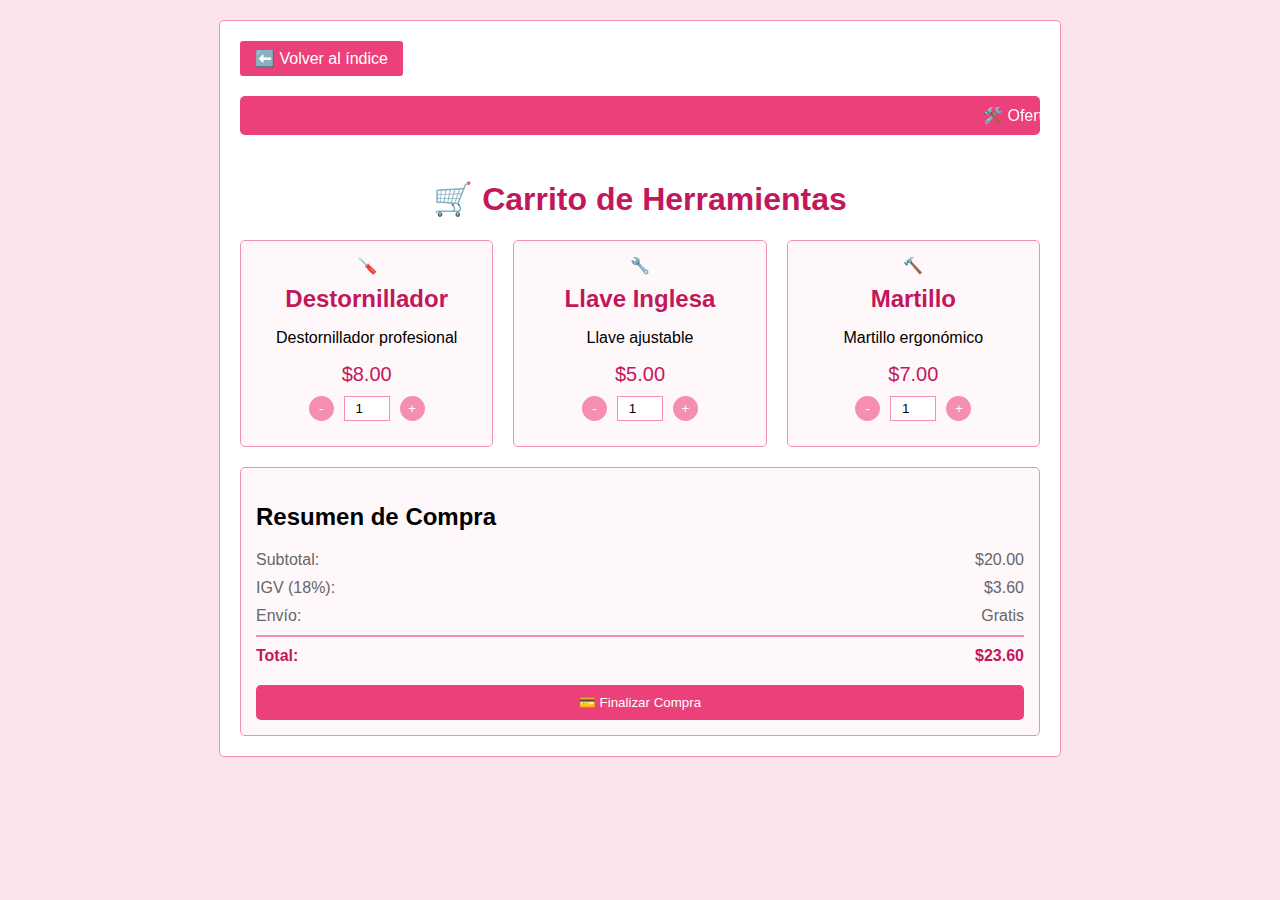
<file: ejemplo13.html>
<!DOCTYPE html>
<html lang="es">
<head>
    <meta charset="UTF-8">
    <meta name="viewport" content="width=device-width, initial-scale=1.0">
    <title>Carrito de Herramientas</title>
    <style>
        body {
            font-family: Arial, sans-serif;
            background-color: #fce4ec;
            margin: 20px;
        }
        .contenedor {
            background-color: white;
            max-width: 800px;
            margin: 0 auto;
            padding: 20px;
            border-radius: 5px;
            border: 1px solid #f48fb1;
        }
        marquee {
            background-color: #ec407a;
            color: white;
            padding: 10px;
            margin-bottom: 20px;
            border-radius: 5px;
        }
        .boton-volver {
            background-color: #ec407a;
            color: white;
            padding: 8px 15px;
            text-decoration: none;
            border-radius: 3px;
            display: inline-block;
            margin-bottom: 20px;
        }
        h1 {
            color: #c2185b;
            text-align: center;
        }
        .productos {
            display: grid;
            grid-template-columns: repeat(auto-fit, minmax(200px, 1fr));
            gap: 20px;
            margin: 20px 0;
        }
        .producto {
            background-color: #fff8fa;
            border: 1px solid #f48fb1;
            padding: 15px;
            border-radius: 5px;
            text-align: center;
        }
        .producto h2 {
            color: #c2185b;
            margin: 10px 0;
        }
        .precio {
            font-size: 20px;
            color: #c2185b;
            margin: 10px 0;
        }
        .cantidad {
            display: flex;
            justify-content: center;
            gap: 10px;
            margin: 10px 0;
        }
        .cantidad button {
            background-color: #f48fb1;
            color: white;
            border: none;
            width: 25px;
            height: 25px;
            border-radius: 50%;
            cursor: pointer;
        }
        .cantidad input {
            width: 40px;
            text-align: center;
            border: 1px solid #f48fb1;
        }
        .resumen {
            background-color: #fff8fa;
            border: 1px solid #f48fb1;
            padding: 15px;
            border-radius: 5px;
            margin-top: 20px;
        }
        .resumen-item {
            display: flex;
            justify-content: space-between;
            margin: 10px 0;
            color: #666;
        }
        .total {
            border-top: 2px solid #f48fb1;
            margin-top: 10px;
            padding-top: 10px;
            font-weight: bold;
            color: #c2185b;
        }
        .finalizar {
            background-color: #ec407a;
            color: white;
            padding: 10px;
            border: none;
            width: 100%;
            border-radius: 5px;
            margin-top: 10px;
            cursor: pointer;
        }
    </style>
</head>
<body>
    <div class="contenedor">
        <a href="index.html" class="boton-volver">⬅️ Volver al índice</a>
        
        <marquee>🛠️ Ofertas en herramientas | 🏷️ ¡Descuentos por cantidad! | 📅 29 de mayo de 2025</marquee>
        
        <h1>🛒 Carrito de Herramientas</h1>
        
        <div class="productos">
            <div class="producto">
                <div>🪛</div>
                <h2>Destornillador</h2>
                <p>Destornillador profesional</p>
                <div class="precio">$8.00</div>
                <div class="cantidad">
                    <button onclick="cambiarCantidad('destornillador',-1)">-</button>
                    <input type="number" value="1" min="0" id="cant-destornillador">
                    <button onclick="cambiarCantidad('destornillador',1)">+</button>
                </div>
            </div>
            
            <div class="producto">
                <div>🔧</div>
                <h2>Llave Inglesa</h2>
                <p>Llave ajustable</p>
                <div class="precio">$5.00</div>
                <div class="cantidad">
                    <button onclick="cambiarCantidad('llave',-1)">-</button>
                    <input type="number" value="1" min="0" id="cant-llave">
                    <button onclick="cambiarCantidad('llave',1)">+</button>
                </div>
            </div>
            
            <div class="producto">
                <div>🔨</div>
                <h2>Martillo</h2>
                <p>Martillo ergonómico</p>
                <div class="precio">$7.00</div>
                <div class="cantidad">
                    <button onclick="cambiarCantidad('martillo',-1)">-</button>
                    <input type="number" value="1" min="0" id="cant-martillo">
                    <button onclick="cambiarCantidad('martillo',1)">+</button>
                </div>
            </div>
        </div>

        <div class="resumen">
            <h2>Resumen de Compra</h2>
            <div class="resumen-item">
                <span>Subtotal:</span>
                <span id="subtotal">$20.00</span>
            </div>
            <div class="resumen-item">
                <span>IGV (18%):</span>
                <span id="igv">$3.60</span>
            </div>
            <div class="resumen-item">
                <span>Envío:</span>
                <span>Gratis</span>
            </div>
            <div class="resumen-item total">
                <span>Total:</span>
                <span id="total">$23.60</span>
            </div>
            <button class="finalizar">💳 Finalizar Compra</button>
        </div>
    </div>

    <script>
        function cambiarCantidad(producto, cambio) {
            const input = document.getElementById(`cant-${producto}`);
            let valor = parseInt(input.value) + cambio;
            input.value = Math.max(0, valor);
            actualizarTotal();
        }

        function actualizarTotal() {
            const precios = {
                destornillador: 8,
                llave: 5,
                martillo: 7
            };
            
            let subtotal = 0;
            for (let producto in precios) {
                const cantidad = parseInt(document.getElementById(`cant-${producto}`).value);
                subtotal += precios[producto] * cantidad;
            }
            
            const igv = subtotal * 0.18;
            const total = subtotal + igv;
            
            document.getElementById('subtotal').textContent = `$${subtotal.toFixed(2)}`;
            document.getElementById('igv').textContent = `$${igv.toFixed(2)}`;
            document.getElementById('total').textContent = `$${total.toFixed(2)}`;
        }
    </script>
</body>
</html>
</file>
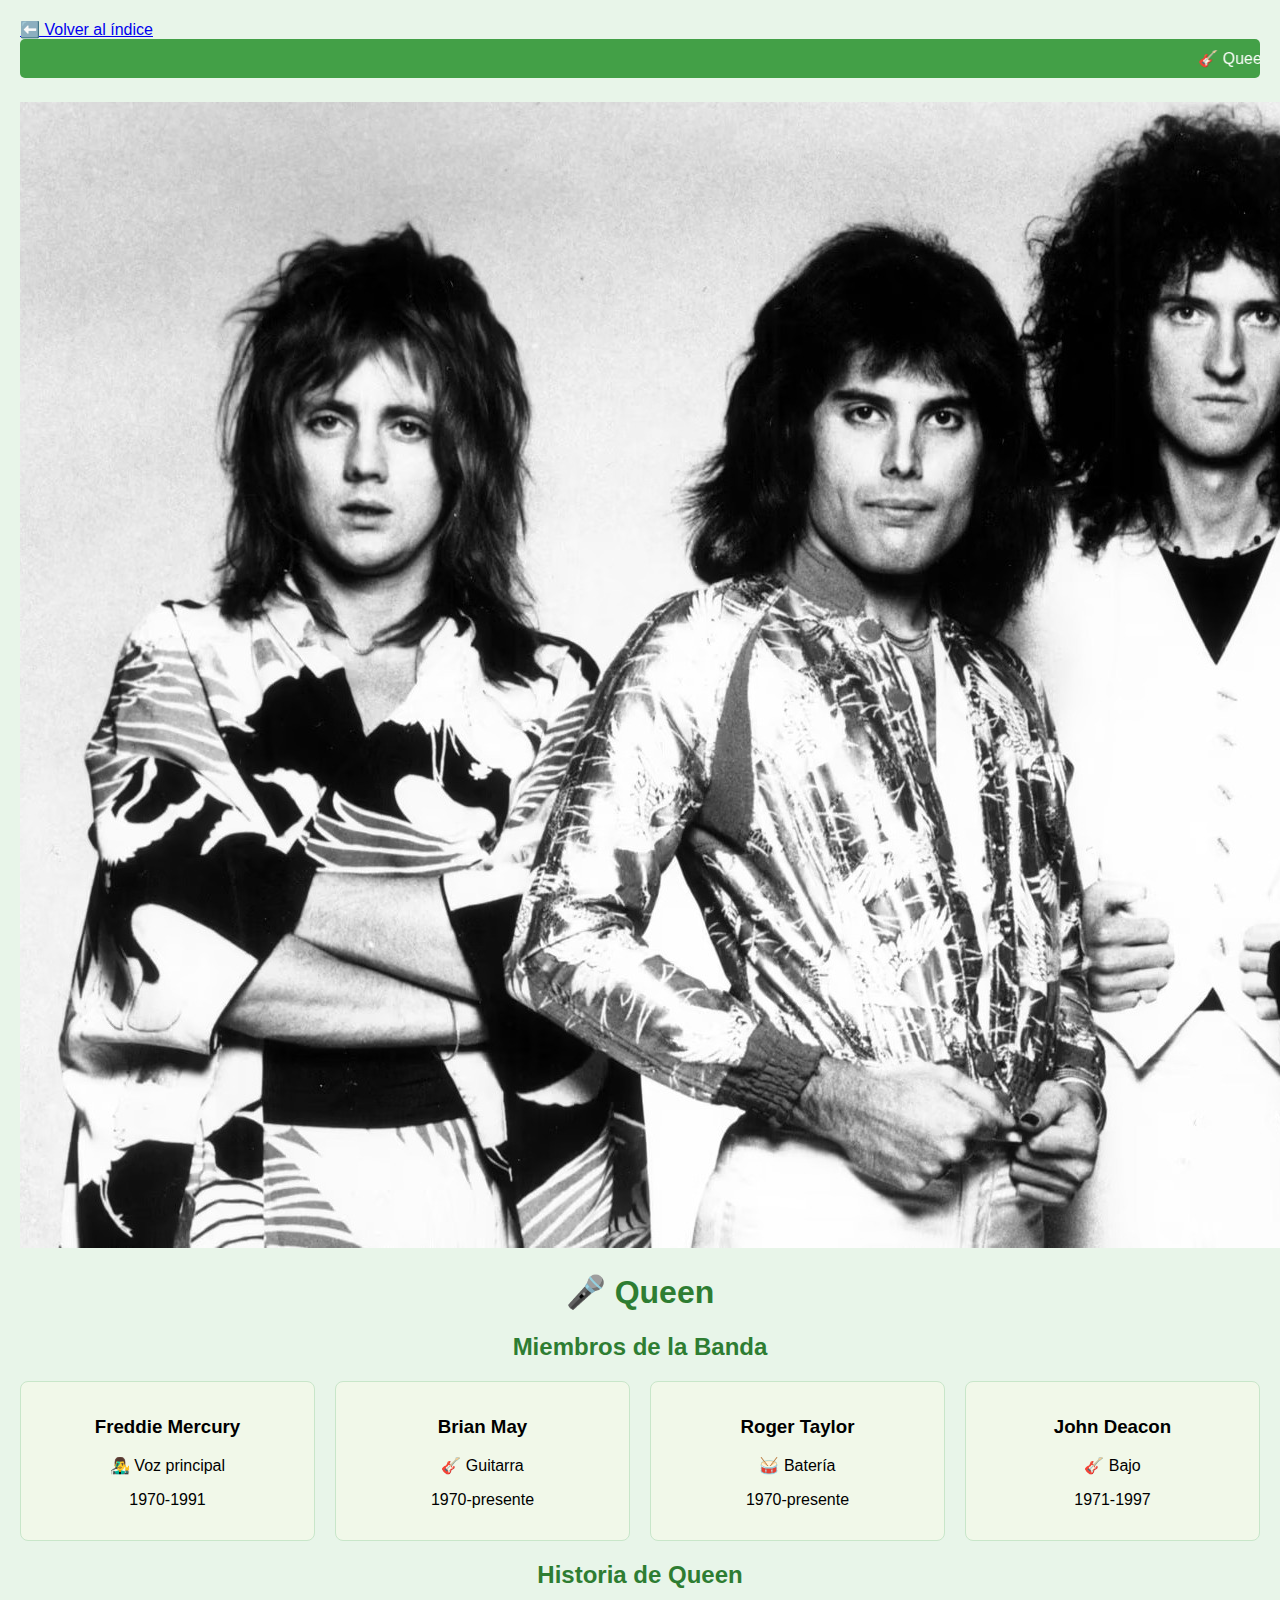
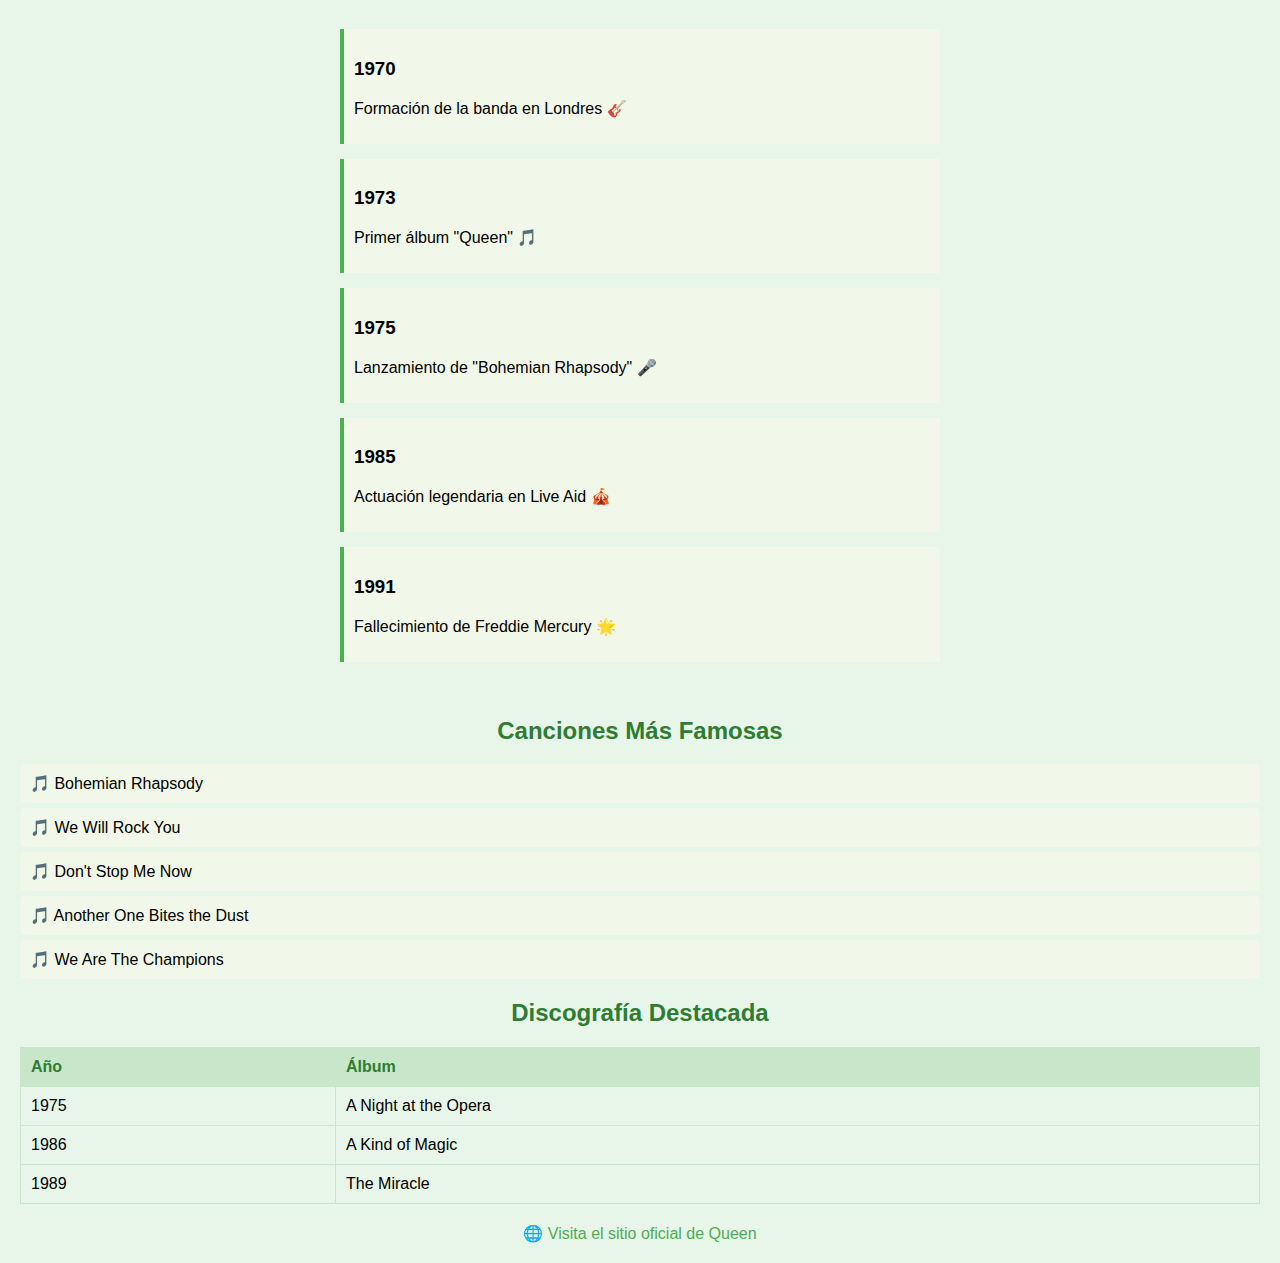
<file: ejemplo14.html>
<!DOCTYPE html>
<html lang="es">
<head>
    <meta charset="UTF-8">
    <meta name="viewport" content="width=device-width, initial-scale=1.0">
    <title>Queen - Tributo</title>
    <style>
        body {
            font-family: Arial, sans-serif;
            background-color: #e8f5e9;
            margin: 20px;
        }
        .contenedor {
            background-color: white;
            max-width: 800px;
            margin: 0 auto;
            padding: 20px;
            border-radius: 5px;
            border: 1px solid #81c784;
        }
        marquee {
            background-color: #43a047;
            color: white;
            padding: 10px;
            margin-bottom: 20px;
            border-radius: 5px;
        }
        .boton-volver {
            background-color: #43a047;
            color: white;
            padding: 8px 15px;
            text-decoration: none;
            border-radius: 3px;
            display: inline-block;
            margin-bottom: 20px;
        }
        h1, h2 {
            color: #2e7d32;
            text-align: center;
        }
        .imagen-principal {
            width: 100%;
            max-height: 300px;
            object-fit: cover;
            border-radius: 5px;
            margin-bottom: 20px;
        }
        .miembros {
            display: grid;
            color: #2E7D32;
            text-align: center;
            margin: 20px 0;
        }
        .members-grid {
            display: grid;
            grid-template-columns: repeat(auto-fit, minmax(200px, 1fr));
            gap: 20px;
            margin: 20px 0;
        }
        .member-card {
            background-color: #F1F8E9;
            border: 1px solid #C8E6C9;
            border-radius: 8px;
            padding: 15px;
            text-align: center;
        }
        .member-card:hover {
            transform: translateY(-3px);
            box-shadow: 0 4px 8px rgba(76, 175, 80, 0.1);
            transition: all 0.3s ease;
        }
        .timeline {
            max-width: 600px;
            margin: 20px auto;
            padding: 20px;
        }
        .timeline-item {
            background-color: #F1F8E9;
            border-left: 4px solid #4CAF50;
            padding: 10px;
            margin-bottom: 15px;
        }
        .songs-list {
            list-style: none;
            padding: 0;
        }
        .song-item {
            background-color: #F1F8E9;
            padding: 10px;
            margin: 5px 0;
            border-radius: 5px;
            cursor: pointer;
        }
        .song-item:hover {
            background-color: #C8E6C9;
        }
        table {
            width: 100%;
            border-collapse: collapse;
            margin: 20px 0;
        }
        th, td {
            padding: 10px;
            border: 1px solid #C8E6C9;
            text-align: left;
        }
        th {
            background-color: #C8E6C9;
            color: #2E7D32;
        }
        .website-link {
            display: block;
            text-align: center;
            color: #4CAF50;
            text-decoration: none;
            margin: 20px 0;
        }
        .website-link:hover {
            color: #2E7D32;
        }
    </style>
</head>
<body>
    <div class="container">
        <a href="index.html" class="back-button">⬅️ Volver al índice</a>
        
        <marquee>🎸 Queen: Una de las bandas más legendarias de la historia del rock 🎵</marquee>
        
        <img src="img/queen.jpg" alt="Queen en concierto" class="hero-image">
        
        <h1>🎤 Queen</h1>
        
        <h2>Miembros de la Banda</h2>
        <div class="members-grid">
            <div class="member-card">
                <h3>Freddie Mercury</h3>
                <p>👨‍🎤 Voz principal</p>
                <p>1970-1991</p>
            </div>
            
            <div class="member-card">
                <h3>Brian May</h3>
                <p>🎸 Guitarra</p>
                <p>1970-presente</p>
            </div>
            
            <div class="member-card">
                <h3>Roger Taylor</h3>
                <p>🥁 Batería</p>
                <p>1970-presente</p>
            </div>
            
            <div class="member-card">
                <h3>John Deacon</h3>
                <p>🎸 Bajo</p>
                <p>1971-1997</p>
            </div>
        </div>

        <h2>Historia de Queen</h2>
        <div class="timeline">
            <div class="timeline-item">
                <h3>1970</h3>
                <p>Formación de la banda en Londres 🎸</p>
            </div>
            <div class="timeline-item">
                <h3>1973</h3>
                <p>Primer álbum "Queen" 🎵</p>
            </div>
            <div class="timeline-item">
                <h3>1975</h3>
                <p>Lanzamiento de "Bohemian Rhapsody" 🎤</p>
            </div>
            <div class="timeline-item">
                <h3>1985</h3>
                <p>Actuación legendaria en Live Aid 🎪</p>
            </div>
            <div class="timeline-item">
                <h3>1991</h3>
                <p>Fallecimiento de Freddie Mercury 🌟</p>
            </div>
        </div>

        <h2>Canciones Más Famosas</h2>
        <ul class="songs-list">
            <li class="song-item">🎵 Bohemian Rhapsody</li>
            <li class="song-item">🎵 We Will Rock You</li>
            <li class="song-item">🎵 Don't Stop Me Now</li>
            <li class="song-item">🎵 Another One Bites the Dust</li>
            <li class="song-item">🎵 We Are The Champions</li>
        </ul>

        <h2>Discografía Destacada</h2>
        <table>
            <thead>
                <tr>
                    <th>Año</th>
                    <th>Álbum</th>
                </tr>
            </thead>
            <tbody>
                <tr>
                    <td>1975</td>
                    <td>A Night at the Opera</td>
                </tr>
                <tr>
                    <td>1986</td>
                    <td>A Kind of Magic</td>
                </tr>
                <tr>
                    <td>1989</td>
                    <td>The Miracle</td>
                </tr>
            </tbody>
        </table>

        <a href="http://www.queenonline.com" target="_blank" class="website-link">
            🌐 Visita el sitio oficial de Queen
        </a>
    </div>
</body>
</html>
</file>
